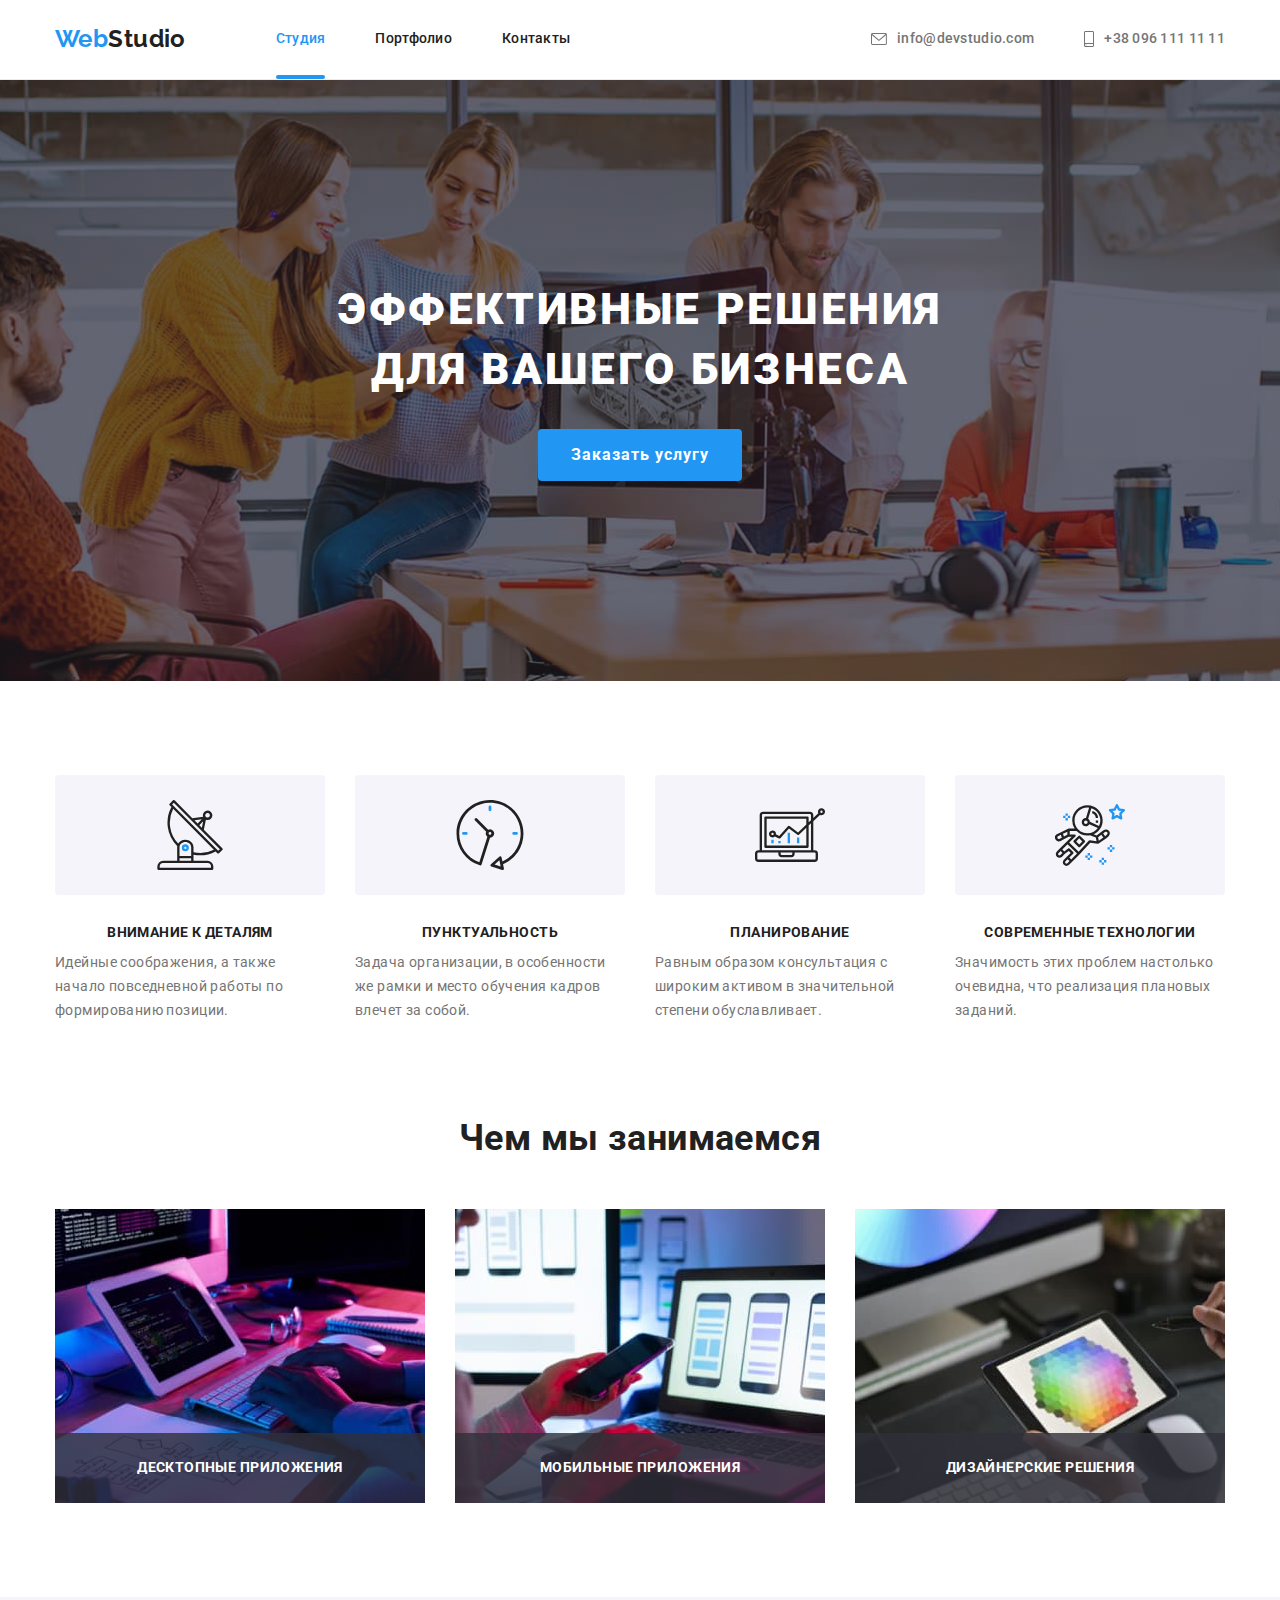
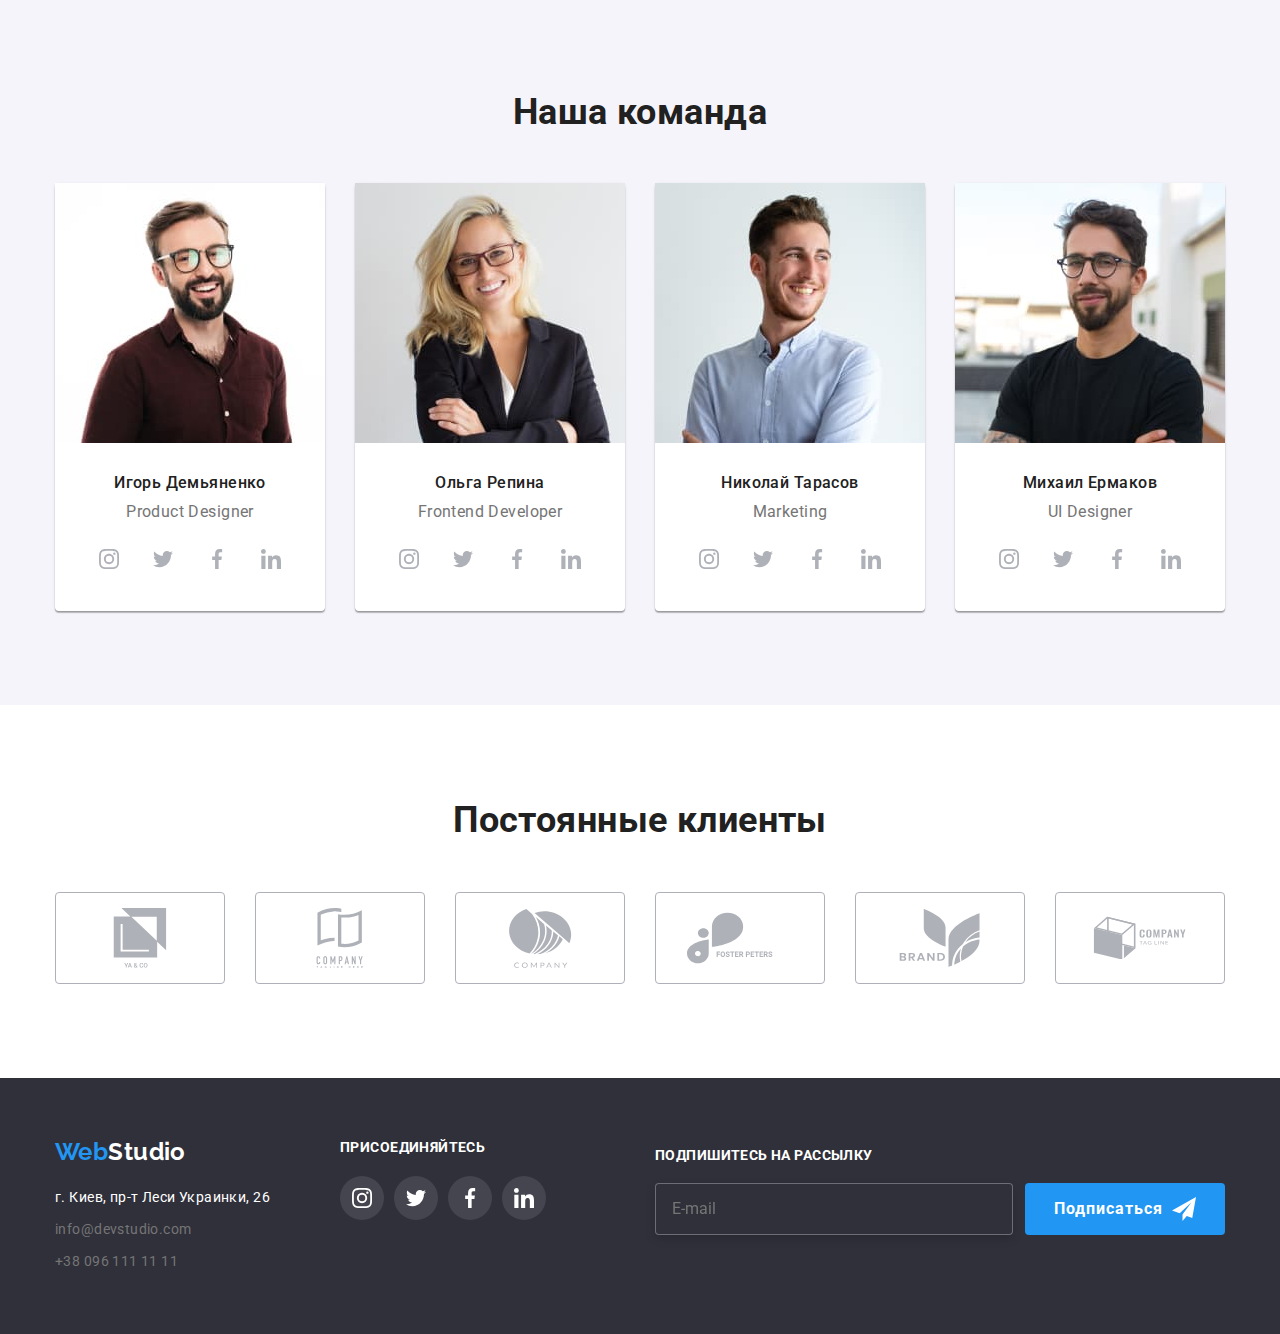
<file: index.html>
<!DOCTYPE html>
<html lang="ru">
    <head>
        <meta charset="UTF-8" />
        <meta http-equiv="X-UA-Compatible" content="IE=edge" />
        <meta name="viewport" content="width=device-width, initial-scale=1.0" />
        <title>Студия</title>
        <link rel="apple-touch-icon" sizes="180x180" href="./apple-touch-icon.png" />
        <link rel="icon" type="image/png" sizes="32x32" href="./favicon-32x32.png" />
        <link rel="icon" type="image/png" sizes="16x16" href="./favicon-16x16.png" />
        <link rel="manifest" href="./site.webmanifest" />
        <link rel="mask-icon" href="./safari-pinned-tab.svg" color="#5bbad5" />
        <meta name="apple-mobile-web-app-title" content="WebStudio" />
        <meta name="application-name" content="WebStudio" />
        <meta name="msapplication-TileColor" content="#da532c" />
        <meta name="theme-color" content="#ffffff" />
        <link rel="preconnect" href="https://fonts.googleapis.com" />
        <link rel="preconnect" href="https://fonts.gstatic.com" crossorigin />
        <link
            href="https://fonts.googleapis.com/css2?family=Raleway:wght@700&family=Roboto:wght@400;500;700;900&display=swap"
            rel="stylesheet"
        />
        <link
            rel="stylesheet"
            href="https://cdnjs.cloudflare.com/ajax/libs/modern-normalize/1.1.0/modern-normalize.min.css"
        />
        <link rel="stylesheet" href="./css/main.min.css" />
        <!-- <link rel="stylesheet" href="./css/style.css" /> -->
    </head>
    <body>
        <!-- Header -->
        <header class="page-header">
            <div class="container page-header__container">
                <a href="./index.html" class="logo page-header__logo"
                    ><span class="logo__accent">Web</span>Studio
                </a>
                <button
                    class="menu-button"
                    type="button"
                    aria-expanded="false"
                    aria-controls="mobile-menu"
                    data-menu-button
                >
                    <svg width="40" height="40" aria-label="кнопка меню навигации">
                        <use class="menu-button__icon-cross" href="./images/icons.svg#cross"></use>
                        <use class="menu-button__icon-menu" href="./images/icons.svg#menu"></use>
                    </svg>
                </button>
                <div id="mobile-menu" class="mobile-menu" data-menu>
                    <div class="mobile-menu__content">
                        <nav class="site-nav">
                            <ul class="site-nav__list">
                                <li class="site-nav__item">
                                    <a
                                        href="./index.html"
                                        class="site-nav__link site-nav__link--current"
                                    >
                                        Студия
                                    </a>
                                </li>
                                <li class="site-nav__item">
                                    <a href="./portfolio.html" class="site-nav__link">
                                        Портфолио
                                    </a>
                                </li>
                                <li class="site-nav__item">
                                    <a href="" class="site-nav__link"> Контакты </a>
                                </li>
                            </ul>
                        </nav>

                        <div>
                            <ul class="header-contacts">
                                <li class="header-contacts__item">
                                    <a
                                        class="header-contacts__link header-contacts__link--small-font"
                                        href="mailto:info@devstudio.com"
                                    >
                                        <svg class="header-contacts__icon" width="16" height="12">
                                            <use href="./images/icons.svg#mail"></use>
                                        </svg>
                                        info@devstudio.com
                                    </a>
                                </li>
                                <li class="header-contacts__item">
                                    <a class="header-contacts__link" href="tel:+380961111111">
                                        <svg class="header-contacts__icon" width="10" height="16">
                                            <use href="./images/icons.svg#tel"></use>
                                        </svg>
                                        +38 096 111 11 11
                                    </a>
                                </li>
                            </ul>
                            <ul class="mobile-menu__socials-list">
                                <li class="mobile-menu__socials-item">
                                    <a
                                        href="https://www.instagram.com/"
                                        target="_blank"
                                        class="mobile-menu__socials-link"
                                        >Instagram</a
                                    >
                                </li>
                                <li class="mobile-menu__socials-item">
                                    <a
                                        href="https://twitter.com/"
                                        target="_blank"
                                        class="mobile-menu__socials-link"
                                        >Twitter</a
                                    >
                                </li>
                                <li class="mobile-menu__socials-item">
                                    <a
                                        href="https://facebook.com/"
                                        target="_blank"
                                        class="mobile-menu__socials-link"
                                        >Facebook</a
                                    >
                                </li>
                                <li class="mobile-menu__socials-item">
                                    <a
                                        href="https://linkedin.com/"
                                        target="_blank"
                                        class="mobile-menu__socials-link"
                                        >LinkedIn</a
                                    >
                                </li>
                            </ul>
                        </div>
                    </div>
                </div>
            </div>
        </header>

        <main>
            <!-- Hero -->
            <section class="hero">
                <div class="container">
                    <h1 class="hero__title">Эффективные решения для вашего бизнеса</h1>
                    <button data-modal-open type="button" class="hero__button button">
                        Заказать услугу
                    </button>
                </div>
            </section>

            <!-- Advantages -->
            <section class="section">
                <div class="container">
                    <h2 class="section__title section__title--hidden">Преимущества</h2>
                    <ul class="advantages">
                        <li class="advantages__item">
                            <div class="advantages__icon-bg">
                                <svg class="advantages__icon" width="70" height="70">
                                    <use href="./images/icons.svg#antenna"></use>
                                </svg>
                            </div>
                            <h3 class="advantages__caption">Внимание к деталям</h3>
                            <p class="advantages__desc">
                                Идейные соображения, а также начало повседневной работы по
                                формированию позиции.
                            </p>
                        </li>

                        <li class="advantages__item">
                            <div class="advantages__icon-bg">
                                <svg class="advantages__icon" width="70" height="70">
                                    <use href="./images/icons.svg#clock"></use>
                                </svg>
                            </div>
                            <h3 class="advantages__caption">Пунктуальность</h3>
                            <p class="advantages__desc">
                                Задача организации, в особенности же рамки и место обучения кадров
                                влечет за собой.
                            </p>
                        </li>

                        <li class="advantages__item">
                            <div class="advantages__icon-bg">
                                <svg class="advantages__icon" width="70" height="70">
                                    <use href="./images/icons.svg#diagram"></use>
                                </svg>
                            </div>
                            <h3 class="advantages__caption">Планирование</h3>
                            <p class="advantages__desc">
                                Равным образом консультация с широким активом в значительной степени
                                обуславливает.
                            </p>
                        </li>

                        <li class="advantages__item">
                            <div class="advantages__icon-bg">
                                <svg class="advantages__icon" width="70" height="70">
                                    <use href="./images/icons.svg#astronaut"></use>
                                </svg>
                            </div>
                            <h3 class="advantages__caption">Современные технологии</h3>
                            <p class="advantages__desc">
                                Значимость этих проблем настолько очевидна, что реализация плановых
                                заданий.
                            </p>
                        </li>
                    </ul>
                </div>
            </section>

            <!-- Features of work -->
            <section class="section section--top-padding-reset section--mobile-hidden">
                <div class="container">
                    <h2 class="section__title">Чем мы занимаемся</h2>
                    <ul class="features">
                        <li class="features__item">
                            <img
                                loading="lazy"
                                srcset="./images/code.jpg 1x, ./images/code@2x.jpg 2x"
                                src="./images/code.jpg"
                                alt="написание семантической разметки"
                                width="370"
                            />
                            <div class="features__text-bg">
                                <span class="features__text">Десктопные приложения</span>
                            </div>
                        </li>

                        <li class="features__item">
                            <img
                                loading="lazy"
                                srcset="./images/design.jpg 1x, ./images/design@2x.jpg 2x"
                                src="./images/design.jpg"
                                alt="создание макетов дизайна"
                                width="370"
                            />
                            <div class="features__text-bg">
                                <span class="features__text">Мобильные приложения</span>
                            </div>
                        </li>

                        <li class="features__item">
                            <img
                                loading="lazy"
                                srcset="./images/colors.jpg 1x, ./images/colors@2x.jpg 2x"
                                src="./images/colors.jpg"
                                alt="подбор цветовой палитры дизайна"
                                width="370"
                            />
                            <div class="features__text-bg">
                                <span class="features__text">Дизайнерские решения</span>
                            </div>
                        </li>
                    </ul>
                </div>
            </section>

            <!-- Our comand -->
            <section class="section section--comand-bg-color">
                <div class="container">
                    <h2 class="section__title">Наша команда</h2>
                    <ul class="employee">
                        <li class="employee__item">
                            <picture>
                                <source
                                    srcset="./images/img1.jpg 1x, ./images/img1@2x.jpg 2x"
                                    media="(min-width: 1200px)"
                                />
                                <source
                                    srcset="./images/img1-tab.jpg 1x, ./images/img1-tab@2x.jpg 2x"
                                    media="(min-width: 768px)"
                                />
                                <source
                                    srcset="./images/img1-mob.jpg 1x, ./images/img1-mob@2x.jpg 2x"
                                    media="(max-width: 767px)"
                                />
                                <img
                                    loading="lazy"
                                    srcset="./images/img1.jpg 1x, ./images/img1@2x.jpg 2x"
                                    src="./images/img1.jpg"
                                    alt="Игорь"
                                />
                            </picture>

                            <div class="employee__content">
                                <h3 class="employee__heading">Игорь Демьяненко</h3>
                                <p lang="en" class="employee__desc">Product Designer</p>
                                <ul class="socials socials--employee-locate">
                                    <li class="socials__item">
                                        <a
                                            class="socials__link socials__link--employee-color"
                                            href="https://www.instagram.com/"
                                            target="_blank"
                                        >
                                            <svg class="socials__icon" width="20" height="20">
                                                <use href="./images/icons.svg#instagram"></use>
                                            </svg>
                                        </a>
                                    </li>
                                    <li class="socials__item">
                                        <a
                                            class="socials__link socials__link--employee-color"
                                            href="https://twitter.com/"
                                            target="_blank"
                                        >
                                            <svg class="socials__icon" width="20" height="20">
                                                <use href="./images/icons.svg#twitter"></use>
                                            </svg>
                                        </a>
                                    </li>
                                    <li class="socials__item">
                                        <a
                                            class="socials__link socials__link--employee-color"
                                            href="https://facebook.com/"
                                            target="_blank"
                                        >
                                            <svg class="socials__icon" width="20" height="20">
                                                <use href="./images/icons.svg#facebook"></use>
                                            </svg>
                                        </a>
                                    </li>
                                    <li class="socials__item">
                                        <a
                                            class="socials__link socials__link--employee-color"
                                            href="https://linkedin.com/"
                                            target="_blank"
                                        >
                                            <svg class="socials__icon" width="20" height="20">
                                                <use href="./images/icons.svg#linkedin"></use>
                                            </svg>
                                        </a>
                                    </li>
                                </ul>
                            </div>
                        </li>

                        <li class="employee__item">
                            <picture>
                                <source
                                    srcset="./images/img2.jpg 1x, ./images/img2@2x.jpg 2x"
                                    media="(min-width: 1200px)"
                                />
                                <source
                                    srcset="./images/img2-tab.jpg 1x, ./images/img2-tab@2x.jpg 2x"
                                    media="(min-width: 768px)"
                                />
                                <source
                                    srcset="./images/img2-mob.jpg 1x, ./images/img2-mob@2x.jpg 2x"
                                    media="(max-width: 767px)"
                                />
                                <img
                                    loading="lazy"
                                    srcset="./images/img2.jpg 1x, ./images/img2@2x.jpg 2x"
                                    src="./images/img2.jpg"
                                    alt="Ольга"
                                />
                            </picture>

                            <div class="employee__content">
                                <h3 class="employee__heading">Ольга Репина</h3>
                                <p lang="en" class="employee__desc">Frontend Developer</p>
                                <ul class="socials socials--employee-locate">
                                    <li class="socials__item">
                                        <a
                                            class="socials__link socials__link--employee-color"
                                            href="https://www.instagram.com/"
                                            target="_blank"
                                        >
                                            <svg class="socials__icon" width="20" height="20">
                                                <use href="./images/icons.svg#instagram"></use>
                                            </svg>
                                        </a>
                                    </li>
                                    <li class="socials__item">
                                        <a
                                            class="socials__link socials__link--employee-color"
                                            href="https://twitter.com/"
                                            target="_blank"
                                        >
                                            <svg class="socials__icon" width="20" height="20">
                                                <use href="./images/icons.svg#twitter"></use>
                                            </svg>
                                        </a>
                                    </li>
                                    <li class="socials__item">
                                        <a
                                            class="socials__link socials__link--employee-color"
                                            href="https://facebook.com/"
                                            target="_blank"
                                        >
                                            <svg class="socials__icon" width="20" height="20">
                                                <use href="./images/icons.svg#facebook"></use>
                                            </svg>
                                        </a>
                                    </li>
                                    <li class="socials__item">
                                        <a
                                            class="socials__link socials__link--employee-color"
                                            href="https://linkedin.com/"
                                            target="_blank"
                                        >
                                            <svg class="socials__icon" width="20" height="20">
                                                <use href="./images/icons.svg#linkedin"></use>
                                            </svg>
                                        </a>
                                    </li>
                                </ul>
                            </div>
                        </li>

                        <li class="employee__item">
                            <picture>
                                <source
                                    srcset="./images/img3.jpg 1x, ./images/img3@2x.jpg 2x"
                                    media="(min-width: 1200px)"
                                />
                                <source
                                    srcset="./images/img3-tab.jpg 1x, ./images/img3-tab@2x.jpg 2x"
                                    media="(min-width: 768px)"
                                />
                                <source
                                    srcset="./images/img3-mob.jpg 1x, ./images/img3-mob@2x.jpg 2x"
                                    media="(max-width: 767px)"
                                />
                                <img
                                    loading="lazy"
                                    srcset="./images/img3.jpg 1x, ./images/img3@2x.jpg 2x"
                                    src="./images/img3.jpg"
                                    alt="Николай"
                                />
                            </picture>

                            <div class="employee__content">
                                <h3 class="employee__heading">Николай Тарасов</h3>
                                <p lang="en" class="employee__desc">Marketing</p>
                                <ul class="socials socials--employee-locate">
                                    <li class="socials__item">
                                        <a
                                            class="socials__link socials__link--employee-color"
                                            href="https://www.instagram.com/"
                                            target="_blank"
                                        >
                                            <svg class="socials__icon" width="20" height="20">
                                                <use href="./images/icons.svg#instagram"></use>
                                            </svg>
                                        </a>
                                    </li>
                                    <li class="socials__item">
                                        <a
                                            class="socials__link socials__link--employee-color"
                                            href="https://twitter.com/"
                                            target="_blank"
                                        >
                                            <svg class="socials__icon" width="20" height="20">
                                                <use href="./images/icons.svg#twitter"></use>
                                            </svg>
                                        </a>
                                    </li>
                                    <li class="socials__item">
                                        <a
                                            class="socials__link socials__link--employee-color"
                                            href="https://facebook.com/"
                                            target="_blank"
                                        >
                                            <svg class="socials__icon" width="20" height="20">
                                                <use href="./images/icons.svg#facebook"></use>
                                            </svg>
                                        </a>
                                    </li>
                                    <li class="socials__item">
                                        <a
                                            class="socials__link socials__link--employee-color"
                                            href="https://linkedin.com/"
                                            target="_blank"
                                        >
                                            <svg class="socials__icon" width="20" height="20">
                                                <use href="./images/icons.svg#linkedin"></use>
                                            </svg>
                                        </a>
                                    </li>
                                </ul>
                            </div>
                        </li>

                        <li class="employee__item">
                            <picture>
                                <source
                                    srcset="./images/img4.jpg 1x, ./images/img4@2x.jpg 2x"
                                    media="(min-width: 1200px)"
                                />
                                <source
                                    srcset="./images/img4-tab.jpg 1x, ./images/img4-tab@2x.jpg 2x"
                                    media="(min-width: 768px)"
                                />
                                <source
                                    srcset="./images/img4-mob.jpg 1x, ./images/img4-mob@2x.jpg 2x"
                                    media="(max-width: 767px)"
                                />
                                <img
                                    loading="lazy"
                                    srcset="./images/img4.jpg 1x, ./images/img4@2x.jpg 2x"
                                    src="./images/img4.jpg"
                                    alt="Михаил"
                                />
                            </picture>

                            <div class="employee__content">
                                <h3 class="employee__heading">Михаил Ермаков</h3>
                                <p lang="en" class="employee__desc">UI Designer</p>
                                <ul class="socials socials--employee-locate">
                                    <li class="socials__item">
                                        <a
                                            class="socials__link socials__link--employee-color"
                                            href="https://www.instagram.com/"
                                            target="_blank"
                                        >
                                            <svg class="socials__icon" width="20" height="20">
                                                <use href="./images/icons.svg#instagram"></use>
                                            </svg>
                                        </a>
                                    </li>
                                    <li class="socials__item">
                                        <a
                                            class="socials__link socials__link--employee-color"
                                            href="https://twitter.com/"
                                            target="_blank"
                                        >
                                            <svg class="socials__icon" width="20" height="20">
                                                <use href="./images/icons.svg#twitter"></use>
                                            </svg>
                                        </a>
                                    </li>
                                    <li class="socials__item">
                                        <a
                                            class="socials__link socials__link--employee-color"
                                            href="https://facebook.com/"
                                            target="_blank"
                                        >
                                            <svg class="socials__icon" width="20" height="20">
                                                <use href="./images/icons.svg#facebook"></use>
                                            </svg>
                                        </a>
                                    </li>
                                    <li class="socials__item">
                                        <a
                                            class="socials__link socials__link--employee-color"
                                            href="https://linkedin.com/"
                                            target="_blank"
                                        >
                                            <svg class="socials__icon" width="20" height="20">
                                                <use href="./images/icons.svg#linkedin"></use>
                                            </svg>
                                        </a>
                                    </li>
                                </ul>
                            </div>
                        </li>
                    </ul>
                </div>
            </section>

            <!-- Examples -->
            <section class="section">
                <div class="container">
                    <h2 class="section__title">Постоянные клиенты</h2>
                    <ul class="examples">
                        <li class="examples__item">
                            <a
                                class="examples__link"
                                href=""
                                target="_blank"
                                rel="noopener noreferrer"
                            >
                                <svg class="examples__icon" width="106" height="60">
                                    <use href="./images/icons.svg#company-1"></use>
                                </svg>
                            </a>
                        </li>
                        <li class="examples__item">
                            <a
                                class="examples__link"
                                href=""
                                target="_blank"
                                rel="noopener noreferrer"
                            >
                                <svg class="examples__icon" width="106" height="60">
                                    <use href="./images/icons.svg#company-2"></use>
                                </svg>
                            </a>
                        </li>
                        <li class="examples__item">
                            <a
                                class="examples__link"
                                href=""
                                target="_blank"
                                rel="noopener noreferrer"
                            >
                                <svg class="examples__icon" width="106" height="60">
                                    <use href="./images/icons.svg#company-3"></use>
                                </svg>
                            </a>
                        </li>
                        <li class="examples__item">
                            <a
                                class="examples__link"
                                href=""
                                target="_blank"
                                rel="noopener noreferrer"
                            >
                                <svg class="examples__icon" width="106" height="60">
                                    <use href="./images/icons.svg#company-4"></use>
                                </svg>
                            </a>
                        </li>
                        <li class="examples__item">
                            <a
                                class="examples__link"
                                href=""
                                target="_blank"
                                rel="noopener noreferrer"
                            >
                                <svg class="examples__icon" width="106" height="60">
                                    <use href="./images/icons.svg#company-5"></use>
                                </svg>
                            </a>
                        </li>

                        <li class="examples__item">
                            <a
                                class="examples__link"
                                href=""
                                target="_blank"
                                rel="noopener noreferrer"
                            >
                                <svg class="examples__icon" width="93.79" height="43.93">
                                    <use href="./images/icons.svg#company-6"></use>
                                </svg>
                            </a>
                        </li>
                    </ul>
                </div>
            </section>
        </main>

        <!-- Footer -->
        <footer class="page-footer">
            <div class="container page-footer__container">
                <div class="page-footer__tablet-wrapper">
                    <div class="page-footer__nav">
                        <a href="./index.html" class="logo page-footer__logo"
                            ><span class="logo__accent">Web</span>Studio
                        </a>
                        <address>
                            <ul class="footer-contacts">
                                <li class="footer-contacts__item">
                                    <a
                                        href="https://goo.gl/maps/RZBRHcPRKJoQ98QK8"
                                        target="_blank"
                                        class="footer-contacts__address"
                                    >
                                        г. Киев, пр-т Леси Украинки, 26
                                    </a>
                                </li>
                                <li class="footer-contacts__item">
                                    <a
                                        href="mailto:info@devstudio.com"
                                        class="footer-contacts__link"
                                    >
                                        info@devstudio.com
                                    </a>
                                </li>
                                <li class="footer-contacts__item">
                                    <a href="tel:+380961111111" class="footer-contacts__link">
                                        +38 096 111 11 11
                                    </a>
                                </li>
                            </ul>
                        </address>
                    </div>
                    <div class="page-footer__socials">
                        <p class="page-footer__text">Присоединяйтесь</p>
                        <ul class="socials">
                            <li class="socials__item">
                                <a
                                    class="socials__link socials__link--ft-color"
                                    href="https://www.instagram.com/"
                                    target="_blank"
                                >
                                    <svg class="socials__icon" width="20" height="20">
                                        <use href="./images/icons.svg#instagram"></use>
                                    </svg>
                                </a>
                            </li>
                            <li class="socials__item">
                                <a
                                    class="socials__link socials__link--ft-color"
                                    href="https://twitter.com/"
                                    target="_blank"
                                >
                                    <svg class="socials__icon" width="20" height="20">
                                        <use href="./images/icons.svg#twitter"></use>
                                    </svg>
                                </a>
                            </li>
                            <li class="socials__item">
                                <a
                                    class="socials__link socials__link--ft-color"
                                    href="https://facebook.com/"
                                    target="_blank"
                                >
                                    <svg class="socials__icon" width="20" height="20">
                                        <use href="./images/icons.svg#facebook"></use>
                                    </svg>
                                </a>
                            </li>
                            <li class="socials__item">
                                <a
                                    class="socials__link socials__link--ft-color"
                                    href="https://linkedin.com/"
                                    target="_blank"
                                >
                                    <svg class="socials__icon" width="20" height="20">
                                        <use href="./images/icons.svg#linkedin"></use>
                                    </svg>
                                </a>
                            </li>
                        </ul>
                    </div>
                </div>
                <div class="subscription">
                    <b class="subscription__title">подпишитесь на рассылку</b>
                    <form
                        class="subscription__form"
                        action="javascript:void(0);"
                        name="subscription"
                    >
                        <input
                            class="subscription__email"
                            type="email"
                            name="email"
                            placeholder="E-mail"
                            required
                        />
                        <button class="button subscription__button" type="submit">
                            <span class="button__label">Подписаться</span>
                            <svg class="button__icon" width="24" height="24">
                                <use href="./images/icons.svg#send"></use>
                            </svg>
                        </button>
                    </form>
                </div>
            </div>
        </footer>

        <!-- Modal -->
        <div data-modal class="backdrop backdrop--is-hidden">
            <div class="modal">
                <form class="form" action="javascript:void(0);">
                    <b class="form__title">Оставьте свои данные, мы вам перезвоним</b>
                    <label class="form__field"
                        ><span class="form__label">Имя</span>
                        <input
                            class="form__input"
                            type="text"
                            name="username"
                            autocomplete="name"
                            required
                        />
                        <svg class="form__icon" width="18" height="18">
                            <use href="./images/icons.svg#person"></use>
                        </svg>
                    </label>

                    <label class="form__field"
                        ><span class="form__label">Телефон</span>
                        <input
                            class="form__input"
                            type="tel"
                            name="phone-number"
                            autocomplete="tel"
                            required
                        />
                        <svg class="form__icon" width="18" height="18">
                            <use href="./images/icons.svg#phone"></use>
                        </svg>
                    </label>

                    <label class="form__field"
                        ><span class="form__label">Почта</span>
                        <input
                            class="form__input"
                            type="email"
                            name="mail"
                            autocomplete="email"
                            required
                        />
                        <svg class="form__icon" width="18" height="18">
                            <use href="./images/icons.svg#email"></use>
                        </svg>
                    </label>

                    <label class="form__comment"
                        ><span class="form__label">Комментарий</span>
                        <textarea
                            class="form__text"
                            name="comment"
                            placeholder="Введите текст"
                        ></textarea>
                    </label>

                    <label class="policy">
                        <input
                            class="policy__checkbox policy__checkbox--hidden"
                            type="checkbox"
                            name="checkbox"
                            value="policy"
                            required
                        />
                        <svg class="policy__icon" width="15" height="15">
                            <!-- <use
                                class="policy__check-off"
                                href="./images/icons.svg#check-off"
                            ></use> -->
                            <use class="policy__check-on" href="./images/icons.svg#check-on"></use>
                        </svg>
                        <span class="policy__text"
                            >Соглашаюсь с рассылкой и принимаю
                            <a
                                class="policy__link"
                                href="https://goit.ua/agreement/goit-contract-physic.pdf"
                                target="_blank"
                            >
                                <span class="policy__conditions">Условия договора</span>
                            </a></span
                        >
                    </label>

                    <button class="button form__button" type="submit">Отправить</button>
                </form>
                <div data-modal-close class="close-button">
                    <svg class="close-button__icon" width="18" height="18">
                        <use href="./images/icons.svg#close"></use>
                    </svg>
                </div>
            </div>
        </div>

        <script src="./js/modal.js"></script>
        <script src="./js/menu.js"></script>
    </body>
</html>
</file>
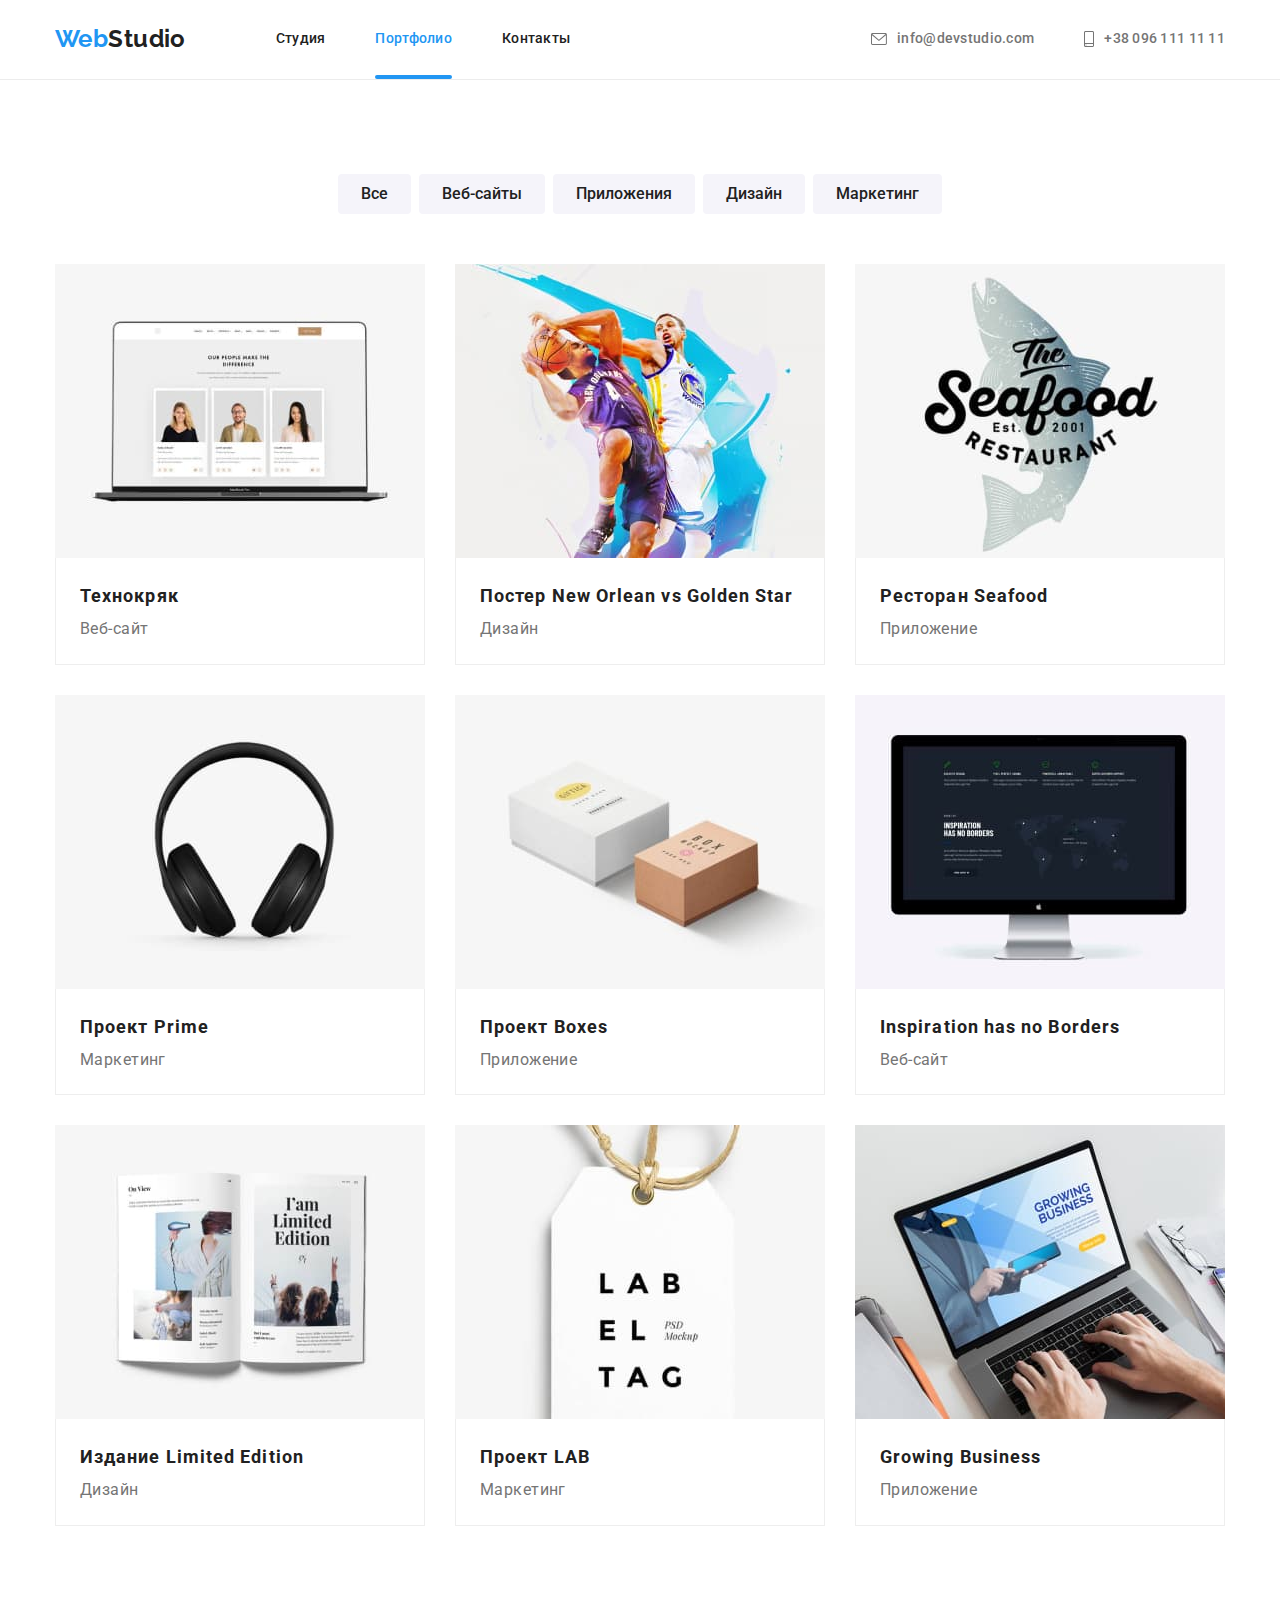
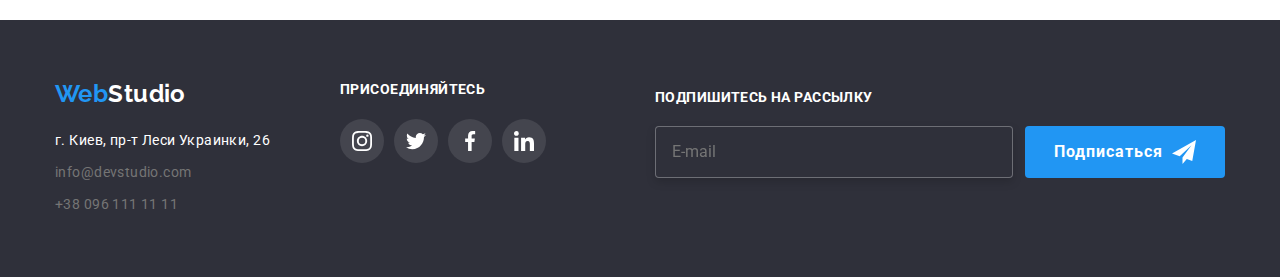
<file: portfolio.html>
<!DOCTYPE html>
<html lang="ru">
    <head>
        <meta charset="UTF-8" />
        <meta http-equiv="X-UA-Compatible" content="IE=edge" />
        <meta name="viewport" content="width=device-width, initial-scale=1.0" />
        <title>Portfolio</title>
        <link rel="apple-touch-icon" sizes="180x180" href="./apple-touch-icon.png" />
        <link rel="icon" type="image/png" sizes="32x32" href="./favicon-32x32.png" />
        <link rel="icon" type="image/png" sizes="16x16" href="./favicon-16x16.png" />
        <link rel="manifest" href="./site.webmanifest" />
        <link rel="mask-icon" href="./safari-pinned-tab.svg" color="#5bbad5" />
        <meta name="apple-mobile-web-app-title" content="WebStudio" />
        <meta name="application-name" content="WebStudio" />
        <meta name="msapplication-TileColor" content="#da532c" />
        <meta name="theme-color" content="#ffffff" />
        <link rel="preconnect" href="https://fonts.googleapis.com" />
        <link rel="preconnect" href="https://fonts.gstatic.com" crossorigin />
        <link
            href="https://fonts.googleapis.com/css2?family=Raleway:wght@700&family=Roboto:wght@400;500;700;900&display=swap"
            rel="stylesheet"
        />
        <link
            rel="stylesheet"
            href="https://cdnjs.cloudflare.com/ajax/libs/modern-normalize/1.1.0/modern-normalize.min.css"
        />
        <link rel="stylesheet" href="./css/main.min.css" />
        <!-- <link rel="stylesheet" href="./css/style.css" /> -->
    </head>
    <body>
        <!-- Header -->
        <header class="page-header">
            <div class="container page-header__container">
                <a href="./index.html" class="logo page-header__logo"
                    ><span class="logo__accent">Web</span>Studio
                </a>
                <button
                    class="menu-button"
                    type="button"
                    aria-expanded="false"
                    aria-controls="mobile-menu"
                    data-menu-button
                >
                    <svg width="40" height="40" aria-label="кнопка меню навигации">
                        <use class="menu-button__icon-cross" href="./images/icons.svg#cross"></use>
                        <use class="menu-button__icon-menu" href="./images/icons.svg#menu"></use>
                    </svg>
                </button>
                <div id="mobile-menu" class="mobile-menu" data-menu>
                    <div class="mobile-menu__content">
                        <nav class="site-nav">
                            <ul class="site-nav__list">
                                <li class="site-nav__item">
                                    <a href="./index.html" class="site-nav__link"> Студия </a>
                                </li>
                                <li class="site-nav__item">
                                    <a
                                        href="./portfolio.html"
                                        class="site-nav__link site-nav__link--current"
                                    >
                                        Портфолио
                                    </a>
                                </li>
                                <li class="site-nav__item">
                                    <a href="" class="site-nav__link"> Контакты </a>
                                </li>
                            </ul>
                        </nav>

                        <div>
                            <ul class="header-contacts">
                                <li class="header-contacts__item">
                                    <a
                                        class="header-contacts__link header-contacts__link--small-font"
                                        href="mailto:info@devstudio.com"
                                    >
                                        <svg class="header-contacts__icon" width="16" height="12">
                                            <use href="./images/icons.svg#mail"></use>
                                        </svg>
                                        info@devstudio.com
                                    </a>
                                </li>
                                <li class="header-contacts__item">
                                    <a class="header-contacts__link" href="tel:+380961111111">
                                        <svg class="header-contacts__icon" width="10" height="16">
                                            <use href="./images/icons.svg#tel"></use>
                                        </svg>
                                        +38 096 111 11 11
                                    </a>
                                </li>
                            </ul>
                            <ul class="mobile-menu__socials-list">
                                <li class="mobile-menu__socials-item">
                                    <a
                                        href="https://www.instagram.com/"
                                        target="_blank"
                                        class="mobile-menu__socials-link"
                                        >Instagram</a
                                    >
                                </li>
                                <li class="mobile-menu__socials-item">
                                    <a
                                        href="https://twitter.com/"
                                        target="_blank"
                                        class="mobile-menu__socials-link"
                                        >Twitter</a
                                    >
                                </li>
                                <li class="mobile-menu__socials-item">
                                    <a
                                        href="https://facebook.com/"
                                        target="_blank"
                                        class="mobile-menu__socials-link"
                                        >Facebook</a
                                    >
                                </li>
                                <li class="mobile-menu__socials-item">
                                    <a
                                        href="https://linkedin.com/"
                                        target="_blank"
                                        class="mobile-menu__socials-link"
                                        >LinkedIn</a
                                    >
                                </li>
                            </ul>
                        </div>
                    </div>
                </div>
            </div>
        </header>

        <main>
            <section class="section">
                <div class="container">
                    <h1 class="section__title section__title--hidden">Портфолио</h1>
                    <ul class="filters">
                        <li class="filters__item">
                            <button type="button" class="filters__button">Все</button>
                        </li>
                        <li class="filters__item">
                            <button type="button" class="filters__button">Веб-сайты</button>
                        </li>
                        <li class="filters__item">
                            <button type="button" class="filters__button">Приложения</button>
                        </li>
                        <li class="filters__item">
                            <button type="button" class="filters__button">Дизайн</button>
                        </li>
                        <li class="filters__item">
                            <button type="button" class="filters__button">Маркетинг</button>
                        </li>
                    </ul>
                    <ul class="grid">
                        <li class="card grid__card">
                            <a href="" class="card__link">
                                <div class="card__thumb">
                                    <picture>
                                        <source
                                            srcset="
                                                ./images/portfolio-img-1.jpg    1x,
                                                ./images/portfolio-img-1@2x.jpg 2x
                                            "
                                            media="(min-width: 1200px)"
                                        />
                                        <source
                                            srcset="
                                                ./images/portfolio-img-1-tab.jpg    1x,
                                                ./images/portfolio-img-1-tab@2x.jpg 2x
                                            "
                                            media="(min-width: 768px)"
                                        />
                                        <source
                                            srcset="
                                                ./images/portfolio-img-1-mob.jpg    1x,
                                                ./images/portfolio-img-1-mob@2x.jpg 2x
                                            "
                                            media="(max-width: 767px)"
                                        />
                                        <img
                                            loading="lazy"
                                            srcset="
                                                ./images/portfolio-img-1.jpg    1x,
                                                ./images/portfolio-img-1@2x.jpg 2x
                                            "
                                            src="./images/portfolio-img-1.jpg"
                                            alt="веб-сайт открытый на ноутбуке"
                                        />
                                    </picture>
                                    <div class="card__bg">
                                        <span class="card__text"
                                            >Технокряк это современная площадка распространения
                                            коронавируса. Компании используют эту платформу для
                                            цифрового шпионажа и атак на защищённые сервера
                                            конкурентов</span
                                        >
                                    </div>
                                </div>
                                <div class="card__content">
                                    <h2 class="card__title">Технокряк</h2>
                                    <p class="card__desc">Веб-сайт</p>
                                </div>
                            </a>
                        </li>

                        <li class="card grid__card">
                            <a href="" class="card__link">
                                <div class="card__thumb">
                                    <picture>
                                        <source
                                            srcset="
                                                ./images/portfolio-img-2.jpg    1x,
                                                ./images/portfolio-img-2@2x.jpg 2x
                                            "
                                            media="(min-width: 1200px)"
                                        />
                                        <source
                                            srcset="
                                                ./images/portfolio-img-2-tab.jpg    1x,
                                                ./images/portfolio-img-2-tab@2x.jpg 2x
                                            "
                                            media="(min-width: 768px)"
                                        />
                                        <source
                                            srcset="
                                                ./images/portfolio-img-2-mob.jpg    1x,
                                                ./images/portfolio-img-2-mob@2x.jpg 2x
                                            "
                                            media="(max-width: 767px)"
                                        />
                                        <img
                                            loading="lazy"
                                            srcset="
                                                ./images/portfolio-img-2.jpg    1x,
                                                ./images/portfolio-img-2@2x.jpg 2x
                                            "
                                            src="./images/portfolio-img-2.jpg"
                                            alt="борьба за мяч баскетболистов"
                                        />
                                    </picture>
                                    <div class="card__bg">
                                        <span class="card__text"
                                            >Lorem ipsum dolor sit amet consectetur adipisicing
                                            elit. Facilis odit tempore consequuntur quibusdam eaque,
                                            libero alias vitae voluptas obcaecati.</span
                                        >
                                    </div>
                                </div>
                                <div class="card__content">
                                    <h2 class="card__title">
                                        Постер <span lang="en">New Orlean vs Golden Star</span>
                                    </h2>
                                    <p class="card__desc">Дизайн</p>
                                </div>
                            </a>
                        </li>

                        <li class="card grid__card">
                            <a href="" class="card__link">
                                <div class="card__thumb">
                                    <picture>
                                        <source
                                            srcset="
                                                ./images/portfolio-img-3.jpg    1x,
                                                ./images/portfolio-img-3@2x.jpg 2x
                                            "
                                            media="(min-width: 1200px)"
                                        />
                                        <source
                                            srcset="
                                                ./images/portfolio-img-3-tab.jpg    1x,
                                                ./images/portfolio-img-3-tab@2x.jpg 2x
                                            "
                                            media="(min-width: 768px)"
                                        />
                                        <source
                                            srcset="
                                                ./images/portfolio-img-3-mob.jpg    1x,
                                                ./images/portfolio-img-3-mob@2x.jpg 2x
                                            "
                                            media="(max-width: 767px)"
                                        />
                                        <img
                                            loading="lazy"
                                            srcset="
                                                ./images/portfolio-img-3.jpg    1x,
                                                ./images/portfolio-img-3@2x.jpg 2x
                                            "
                                            src="./images/portfolio-img-3.jpg"
                                            alt="логотип рыбного ресторана"
                                        />
                                    </picture>
                                    <div class="card__bg">
                                        <span class="card__text"
                                            >Lorem ipsum dolor sit amet consectetur adipisicing
                                            elit. Amet, pariatur perferendis cumque illo deserunt
                                            excepturi quidem nesciunt vitae earum.</span
                                        >
                                    </div>
                                </div>
                                <div class="card__content">
                                    <h2 class="card__title">
                                        Ресторан <span lang="en">Seafood</span>
                                    </h2>
                                    <p class="card__desc">Приложение</p>
                                </div>
                            </a>
                        </li>

                        <li class="card grid__card">
                            <a href="" class="card__link">
                                <div class="card__thumb">
                                    <picture>
                                        <source
                                            srcset="
                                                ./images/portfolio-img-4.jpg    1x,
                                                ./images/portfolio-img-4@2x.jpg 2x
                                            "
                                            media="(min-width: 1200px)"
                                        />
                                        <source
                                            srcset="
                                                ./images/portfolio-img-4-tab.jpg    1x,
                                                ./images/portfolio-img-4-tab@2x.jpg 2x
                                            "
                                            media="(min-width: 768px)"
                                        />
                                        <source
                                            srcset="
                                                ./images/portfolio-img-4-mob.jpg    1x,
                                                ./images/portfolio-img-4-mob@2x.jpg 2x
                                            "
                                            media="(max-width: 767px)"
                                        />
                                        <img
                                            loading="lazy"
                                            srcset="
                                                ./images/portfolio-img-4.jpg    1x,
                                                ./images/portfolio-img-4@2x.jpg 2x
                                            "
                                            src="./images/portfolio-img-4.jpg"
                                            alt="полноразмерные наушники"
                                        />
                                    </picture>
                                    <div class="card__bg">
                                        <span class="card__text"
                                            >Lorem ipsum dolor sit amet consectetur adipisicing
                                            elit. Odit rem obcaecati eligendi delectus ut id aliquid
                                            explicabo. Deserunt, debitis.</span
                                        >
                                    </div>
                                </div>
                                <div class="card__content">
                                    <h2 class="card__title">Проект <span lang="en">Prime</span></h2>
                                    <p class="card__desc">Маркетинг</p>
                                </div>
                            </a>
                        </li>

                        <li class="card grid__card">
                            <a href="" class="card__link">
                                <div class="card__thumb">
                                    <picture>
                                        <source
                                            srcset="
                                                ./images/portfolio-img-5.jpg    1x,
                                                ./images/portfolio-img-5@2x.jpg 2x
                                            "
                                            media="(min-width: 1200px)"
                                        />
                                        <source
                                            srcset="
                                                ./images/portfolio-img-5-tab.jpg    1x,
                                                ./images/portfolio-img-5-tab@2x.jpg 2x
                                            "
                                            media="(min-width: 768px)"
                                        />
                                        <source
                                            srcset="
                                                ./images/portfolio-img-5-mob.jpg    1x,
                                                ./images/portfolio-img-5-mob@2x.jpg 2x
                                            "
                                            media="(max-width: 767px)"
                                        />
                                        <img
                                            loading="lazy"
                                            srcset="
                                                ./images/portfolio-img-5.jpg    1x,
                                                ./images/portfolio-img-5@2x.jpg 2x
                                            "
                                            src="./images/portfolio-img-5.jpg"
                                            alt="упаковочные коробки"
                                        />
                                    </picture>
                                    <div class="card__bg">
                                        <span class="card__text"
                                            >Lorem ipsum dolor, sit amet consectetur adipisicing
                                            elit. Fuga ad ullam necessitatibus, quibusdam voluptates
                                            possimus nisi fugiat minus tenetur!</span
                                        >
                                    </div>
                                </div>
                                <div class="card__content">
                                    <h2 class="card__title">Проект <span lang="en">Boxes</span></h2>
                                    <p class="card__desc">Приложение</p>
                                </div>
                            </a>
                        </li>

                        <li class="card grid__card">
                            <a href="" class="card__link">
                                <div class="card__thumb">
                                    <picture>
                                        <source
                                            srcset="
                                                ./images/portfolio-img-6.jpg    1x,
                                                ./images/portfolio-img-6@2x.jpg 2x
                                            "
                                            media="(min-width: 1200px)"
                                        />
                                        <source
                                            srcset="
                                                ./images/portfolio-img-6-tab.jpg    1x,
                                                ./images/portfolio-img-6-tab@2x.jpg 2x
                                            "
                                            media="(min-width: 768px)"
                                        />
                                        <source
                                            srcset="
                                                ./images/portfolio-img-6-mob.jpg    1x,
                                                ./images/portfolio-img-6-mob@2x.jpg 2x
                                            "
                                            media="(max-width: 767px)"
                                        />
                                        <img
                                            loading="lazy"
                                            srcset="
                                                ./images/portfolio-img-6.jpg    1x,
                                                ./images/portfolio-img-6@2x.jpg 2x
                                            "
                                            src="./images/portfolio-img-6.jpg"
                                            alt="веб-сайт с картой мира"
                                        />
                                    </picture>
                                    <div class="card__bg">
                                        <span class="card__text"
                                            >Lorem ipsum dolor sit amet consectetur adipisicing
                                            elit. Alias excepturi sunt nostrum repellat odio
                                            molestiae consequuntur quasi facere dolorem?</span
                                        >
                                    </div>
                                </div>
                                <div class="card__content">
                                    <h2 class="card__title" lang="en">
                                        Inspiration has no Borders
                                    </h2>
                                    <p class="card__desc">Веб-сайт</p>
                                </div>
                            </a>
                        </li>

                        <li class="card grid__card">
                            <a href="" class="card__link">
                                <div class="card__thumb">
                                    <picture>
                                        <source
                                            srcset="
                                                ./images/portfolio-img-7.jpg    1x,
                                                ./images/portfolio-img-7@2x.jpg 2x
                                            "
                                            media="(min-width: 1200px)"
                                        />
                                        <source
                                            srcset="
                                                ./images/portfolio-img-7-tab.jpg    1x,
                                                ./images/portfolio-img-7-tab@2x.jpg 2x
                                            "
                                            media="(min-width: 768px)"
                                        />
                                        <source
                                            srcset="
                                                ./images/portfolio-img-7-mob.jpg    1x,
                                                ./images/portfolio-img-7-mob@2x.jpg 2x
                                            "
                                            media="(max-width: 767px)"
                                        />
                                        <img
                                            loading="lazy"
                                            srcset="
                                                ./images/portfolio-img-7.jpg    1x,
                                                ./images/portfolio-img-7@2x.jpg 2x
                                            "
                                            src="./images/portfolio-img-7.jpg"
                                            alt="лимитированное издание журнала"
                                        />
                                    </picture>
                                    <div class="card__bg">
                                        <span class="card__text"
                                            >Lorem, ipsum dolor sit amet consectetur adipisicing
                                            elit. Rerum perspiciatis, iusto vel nostrum eligendi
                                            ducimus labore asperiores fugit eveniet.</span
                                        >
                                    </div>
                                </div>
                                <div class="card__content">
                                    <h2 class="card__title">
                                        Издание <span lang="en">Limited Edition</span>
                                    </h2>
                                    <p class="card__desc">Дизайн</p>
                                </div>
                            </a>
                        </li>

                        <li class="card grid__card">
                            <a href="" class="card__link">
                                <div class="card__thumb">
                                    <picture>
                                        <source
                                            srcset="
                                                ./images/portfolio-img-8.jpg    1x,
                                                ./images/portfolio-img-8@2x.jpg 2x
                                            "
                                            media="(min-width: 1200px)"
                                        />
                                        <source
                                            srcset="
                                                ./images/portfolio-img-8-tab.jpg    1x,
                                                ./images/portfolio-img-8-tab@2x.jpg 2x
                                            "
                                            media="(min-width: 768px)"
                                        />
                                        <source
                                            srcset="
                                                ./images/portfolio-img-8-mob.jpg    1x,
                                                ./images/portfolio-img-8-mob@2x.jpg 2x
                                            "
                                            media="(max-width: 767px)"
                                        />
                                        <img
                                            loading="lazy"
                                            srcset="
                                                ./images/portfolio-img-8.jpg    1x,
                                                ./images/portfolio-img-8@2x.jpg 2x
                                            "
                                            src="./images/portfolio-img-8.jpg"
                                            alt="дизайнерский кулон"
                                        />
                                    </picture>
                                    <div class="card__bg">
                                        <span class="card__text"
                                            >Lorem ipsum dolor sit amet consectetur adipisicing
                                            elit. Rem porro labore soluta minima error aut
                                            consequatur nisi sit culpa.</span
                                        >
                                    </div>
                                </div>
                                <div class="card__content">
                                    <h2 class="card__title">Проект <span lang="en">LAB</span></h2>
                                    <p class="card__desc">Маркетинг</p>
                                </div>
                            </a>
                        </li>

                        <li class="card grid__card">
                            <a href="" class="card__link">
                                <div class="card__thumb">
                                    <picture>
                                        <source
                                            srcset="
                                                ./images/portfolio-img-9.jpg    1x,
                                                ./images/portfolio-img-9@2x.jpg 2x
                                            "
                                            media="(min-width: 1200px)"
                                        />
                                        <source
                                            srcset="
                                                ./images/portfolio-img-9-tab.jpg    1x,
                                                ./images/portfolio-img-9-tab@2x.jpg 2x
                                            "
                                            media="(min-width: 768px)"
                                        />
                                        <source
                                            srcset="
                                                ./images/portfolio-img-9-mob.jpg    1x,
                                                ./images/portfolio-img-9-mob@2x.jpg 2x
                                            "
                                            media="(max-width: 767px)"
                                        />
                                        <img
                                            loading="lazy"
                                            srcset="
                                                ./images/portfolio-img-9.jpg    1x,
                                                ./images/portfolio-img-9@2x.jpg 2x
                                            "
                                            src="./images/portfolio-img-9.jpg"
                                            alt="веб-приложение"
                                        />
                                    </picture>
                                    <div class="card__bg">
                                        <span class="card__text"
                                            >Lorem ipsum dolor sit amet consectetur adipisicing
                                            elit. Nam at delectus quas consectetur, aperiam
                                            voluptates deserunt laboriosam quaerat aspernatur!</span
                                        >
                                    </div>
                                </div>
                                <div class="card__content">
                                    <h2 class="card__title" lang="en">Growing Business</h2>
                                    <p class="card__desc">Приложение</p>
                                </div>
                            </a>
                        </li>
                    </ul>
                </div>
            </section>
        </main>

        <!-- Footer -->
        <footer class="page-footer">
            <div class="container page-footer__container">
                <div class="page-footer__tablet-wrapper">
                    <div class="page-footer__nav">
                        <a href="./index.html" class="logo page-footer__logo"
                            ><span class="logo__accent">Web</span>Studio
                        </a>
                        <address>
                            <ul class="footer-contacts">
                                <li class="footer-contacts__item">
                                    <a
                                        href="https://goo.gl/maps/RZBRHcPRKJoQ98QK8"
                                        target="_blank"
                                        class="footer-contacts__address"
                                    >
                                        г. Киев, пр-т Леси Украинки, 26
                                    </a>
                                </li>
                                <li class="footer-contacts__item">
                                    <a
                                        href="mailto:info@devstudio.com"
                                        class="footer-contacts__link"
                                    >
                                        info@devstudio.com
                                    </a>
                                </li>
                                <li class="footer-contacts__item">
                                    <a href="tel:+380961111111" class="footer-contacts__link">
                                        +38 096 111 11 11
                                    </a>
                                </li>
                            </ul>
                        </address>
                    </div>
                    <div class="page-footer__socials">
                        <p class="page-footer__text">Присоединяйтесь</p>
                        <ul class="socials">
                            <li class="socials__item">
                                <a
                                    class="socials__link socials__link--ft-color"
                                    href="https://www.instagram.com/"
                                    target="_blank"
                                >
                                    <svg class="socials__icon" width="20" height="20">
                                        <use href="./images/icons.svg#instagram"></use>
                                    </svg>
                                </a>
                            </li>
                            <li class="socials__item">
                                <a
                                    class="socials__link socials__link--ft-color"
                                    href="https://twitter.com/"
                                    target="_blank"
                                >
                                    <svg class="socials__icon" width="20" height="20">
                                        <use href="./images/icons.svg#twitter"></use>
                                    </svg>
                                </a>
                            </li>
                            <li class="socials__item">
                                <a
                                    class="socials__link socials__link--ft-color"
                                    href="https://facebook.com/"
                                    target="_blank"
                                >
                                    <svg class="socials__icon" width="20" height="20">
                                        <use href="./images/icons.svg#facebook"></use>
                                    </svg>
                                </a>
                            </li>
                            <li class="socials__item">
                                <a
                                    class="socials__link socials__link--ft-color"
                                    href="https://linkedin.com/"
                                    target="_blank"
                                >
                                    <svg class="socials__icon" width="20" height="20">
                                        <use href="./images/icons.svg#linkedin"></use>
                                    </svg>
                                </a>
                            </li>
                        </ul>
                    </div>
                </div>
                <div class="subscription">
                    <b class="subscription__title">подпишитесь на рассылку</b>
                    <form
                        class="subscription__form"
                        action="javascript:void(0);"
                        name="subscription"
                    >
                        <input
                            class="subscription__email"
                            type="email"
                            name="email"
                            placeholder="E-mail"
                            required
                        />
                        <button class="button subscription__button" type="submit">
                            <span class="button__label">Подписаться</span>
                            <svg class="button__icon" width="24" height="24">
                                <use href="./images/icons.svg#send"></use>
                            </svg>
                        </button>
                    </form>
                </div>
            </div>
        </footer>

        <script src="./js/menu.js"></script>
    </body>
</html>
</file>
<file: css/style.css>
:root {
    --primary-text-color: #757575;
    --title-text-color: #212121;
    --accent-color: #2196f3;
    --white-color: #ffffff;
    --secondary-bg-color: #f5f4fa;
    --accent-bg-color: #2f303a;
    --border-color: #eeeeee;
    --header-border: #ececec;
    --icon-color: #afb1b8;

    --title-content-gap: 50px;
    --card-gap: 30px;
    --icon-gap: 10px;
    --primary-border-radius: 4px;
}

/* TOOLS */

body {
    background-color: var(--white-color);
    font-family: 'Roboto', sans-serif;
    font-size: 14px;
    line-height: 1.71;
    letter-spacing: 0.03em;

    color: var(--primary-text-color);
}

h1,
h2,
h3,
p {
    margin: 0;
    padding: 0;
}

ul {
    margin: 0;
    padding: 0;

    list-style: none;
}

a {
    font-style: normal;
    text-decoration: none;
}

img {
    display: block;
    max-width: 100%;
    height: auto;
}

input {
    margin: 0;
    padding: 0;
}

label {
    margin: 0;
    padding: 0;
}

.visually-hidden {
    position: absolute;
    width: 1px;
    height: 1px;
    margin: -1px;
    padding: 0;
    border: 0;
    white-space: nowrap;
    clip-path: inset(100%);
    clip: rect(0 0 0 0);
    overflow: hidden;
}

.container {
    width: 1200px;
    padding-left: 15px;
    padding-right: 15px;
    margin-right: auto;
    margin-left: auto;
}

.section {
    padding-top: 94px;
    padding-bottom: 94px;
}

.section__title {
    margin-bottom: var(--title-content-gap);

    font-weight: 700;
    font-size: 36px;
    line-height: 1.17;
    text-align: center;

    color: var(--title-text-color);
}

.button {
    min-width: 200px;

    font-weight: 700;
    font-size: 16px;
    line-height: 1.87;
    letter-spacing: 0.06em;

    color: var(--white-color);
    background-color: var(--accent-color);

    border: 1px solid transparent;
    border-radius: var(--primary-border-radius);

    cursor: pointer;

    transition: color 250ms cubic-bezier(0.4, 0, 0.2, 1),
        background-color 250ms cubic-bezier(0.4, 0, 0.2, 1);
}

.button:hover,
.button:focus {
    color: var(--accent-color);
    background-color: var(--white-color);
}

.button__icon {
    fill: currentColor;
}

/* HEADER */

.page-header__container {
    display: flex;
    align-items: center;
    padding-top: 20px;
    padding-bottom: 20px;

    border-bottom: 1px solid var(--header-border);
}

.site-nav {
    display: flex;
    align-items: center;
}

.site-nav__list {
    display: flex;
    margin-left: 90px;
}

.site-nav__item:not(:last-child) {
    margin-right: 50px;
}

.logo {
    display: block;

    font-family: 'Raleway', sans-serif;
    font-weight: 700;
    font-size: 26px;
    line-height: 1.2;

    transition: color 250ms cubic-bezier(0.4, 0, 0.2, 1);
}

.page-header__logo {
    padding: 5px 0;

    color: var(--title-text-color);
}

.logo__accent {
    color: var(--accent-color);
}

.logo:hover,
.logo:focus {
    color: var(--accent-color);
}

.site-nav__link {
    position: relative;
    display: flex;
    flex-direction: column;
    padding: 10px 0;

    font-weight: 500;
    line-height: 1.14;
    letter-spacing: 0.02em;

    color: var(--title-text-color);

    transition: color 250ms cubic-bezier(0.4, 0, 0.2, 1);
}

site-nav__link--current {
    color: var(--accent-color);
}

.site-nav__link--current::after {
    content: '';
    position: absolute;
    top: 55px;
    left: 0;
    width: 100%;
    height: 4px;

    background-color: var(--accent-color);

    border-radius: 2px;
}

.site-nav__link:hover,
.site-nav__link:focus {
    color: var(--accent-color);
}

.header-contacts {
    display: flex;
    align-items: center;
    margin-left: auto;
}

.header-contacts__item:not(:last-child) {
    margin-right: 50px;
}

.header-contacts__link {
    display: flex;
    align-items: center;

    font-weight: 500;
    line-height: 1.14;
    letter-spacing: 0.02em;

    color: var(--primary-text-color);

    transition: color 250ms cubic-bezier(0.4, 0, 0.2, 1);
}

.header-contacts__icon {
    margin-right: var(--icon-gap);

    fill: currentColor;
}

.header-contacts__link:hover .header-contacts__icon,
.header-contacts__link:hover,
.header-contacts__link:focus {
    color: var(--accent-color);
}

/* MAIN PAGE */

/* HERO */

.hero {
    background-image: linear-gradient(rgba(47, 48, 58, 0.4), rgba(47, 48, 58, 0.4)),
        url(../images/hero-bg.jpg);
    background-color: var(--accent-bg-color);
    background-size: cover;
    background-repeat: no-repeat;
    background-position: center;

    max-width: 1600px;
    margin-right: auto;
    margin-left: auto;
    padding-top: 200px;
    padding-bottom: 200px;

    text-align: center;
}

.hero__title {
    margin-right: auto;
    margin-left: auto;
    margin-bottom: 30px;
    max-width: 696px;

    font-weight: 900;
    font-size: 44px;
    line-height: 1.36;
    letter-spacing: 0.06em;
    text-transform: uppercase;

    color: var(--white-color);
}

.hero__button {
    display: flex;
    justify-content: center;
    align-items: center;

    padding: 10px 32px;
    margin-left: auto;
    margin-right: auto;
}

/* ADVANTAGES SECTION */

.advantages {
    display: flex;
}

.advantages__item {
    width: calc((100% - 3 * var(--card-gap)) / 4);
}

.advantages__item:not(:last-child) {
    margin-right: var(--card-gap);
}

.advantages__icon-bg {
    display: flex;
    justify-content: center;
    align-items: center;
    min-height: 120px;
    margin-bottom: var(--card-gap);

    background-color: var(--secondary-bg-color);

    border-radius: var(--primary-border-radius);
}

.advantages__caption {
    margin-bottom: 10px;

    font-weight: 700;
    font-size: 14px;
    line-height: 1.14;
    text-transform: uppercase;

    color: var(--title-text-color);
}

/* FEATURES SECTION */

.features {
    display: flex;
    justify-content: center;
}

.features__item {
    position: relative;
    width: calc((100% - 2 * var(--card-gap)) / 3);
}

.features__item:not(:last-child) {
    margin-right: var(--card-gap);
}

.features__text-bg {
    position: absolute;
    bottom: 0;
    left: 0;
    display: flex;
    justify-content: center;
    align-items: center;

    min-height: 70px;
    width: 100%;

    background-color: rgba(47, 48, 58, 0.8);
}
.features__text {
    font-weight: 700;
    line-height: 1.14;
    text-transform: uppercase;

    color: var(--white-color);
}

/* EMPLOYEE SECTION */

.section--bg-color {
    background-color: var(--secondary-bg-color);
}

.employee {
    display: flex;
}

.employee__item {
    width: calc((100% - 3 * var(--card-gap)) / 4);

    text-align: center;

    border-radius: var(--primary-border-radius);

    background-color: var(--white-color);
    box-shadow: 0px 1px 3px rgba(0, 0, 0, 0.12), 0px 1px 1px rgba(0, 0, 0, 0.14),
        0px 2px 1px rgba(0, 0, 0, 0.2);
}

.employee__item:not(:last-child) {
    margin-right: var(--card-gap);
}

.employee__content {
    padding-top: 30px;
    padding-bottom: 30px;
}

.employee__heading {
    margin-bottom: 10px;

    font-weight: 500;
    font-size: 16px;
    line-height: 1.19;

    color: var(--title-text-color);
}

.employee__position {
    margin-bottom: 16px;

    font-size: 16px;
    line-height: 1.19;
}

.socials--employee-locate {
    display: flex;
    justify-content: center;
}

.socials__link--employee-color {
    color: var(--icon-color);
    background-color: var(--white-color);
}

.socials__link--employee-color:hover,
.socials__link--employee-color:focus {
    color: var(--white-color);
    background-color: var(--accent-color);
}

/* EXAMPLES SECTION */

.examples {
    display: flex;
    justify-content: center;
}

.examples__item:not(:last-child) {
    margin-right: var(--card-gap);
}

.examples__link {
    display: flex;
    align-items: center;
    justify-content: center;
    width: 170px;
    height: 92px;

    color: var(--icon-color);

    border: 1px solid var(--icon-color);
    border-radius: var(--primary-border-radius);

    transition: color 250ms cubic-bezier(0.4, 0, 0.2, 1);
}

.examples__link:hover,
.examples__link:focus {
    color: var(--accent-color);
    border-color: var(--accent-color);
}

.examples__icon {
    fill: currentColor;
}

/* PORTFOLIO PAGE */

/* FILTERS */

.filters {
    display: flex;
    justify-content: center;

    margin-bottom: var(--title-content-gap);
}

.filters__item:not(:last-child) {
    margin-right: 8px;
}

.filter__button {
    padding-top: 6px;
    padding-bottom: 6px;
    padding-right: 22px;
    padding-left: 22px;

    font-weight: 500;
    font-size: 16px;
    line-height: 1.62;

    color: var(--title-text-color);
    background-color: var(--secondary-bg-color);

    border: 1px solid transparent;
    border-radius: var(--primary-border-radius);

    cursor: pointer;

    transition: color 250ms cubic-bezier(0.4, 0, 0.2, 1),
        background-color 250ms cubic-bezier(0.4, 0, 0.2, 1),
        box-shadow 250ms cubic-bezier(0.4, 0, 0.2, 1);
}

.filter__button:hover,
.filter__button:focus {
    color: var(--white-color);
    background-color: var(--accent-color);
    box-shadow: 0px 3px 1px rgba(0, 0, 0, 0.1), 0px 1px 2px rgba(0, 0, 0, 0.08),
        0px 2px 2px rgba(0, 0, 0, 0.12);
}

/* PORTFOLIO CONTENT */

.grid {
    display: flex;
    flex-wrap: wrap;
    margin-left: calc(-1 * var(--card-gap));
    margin-top: calc(-1 * var(--card-gap));
}

.grid__card {
    margin-left: var(--card-gap);
    margin-top: var(--card-gap);
}

.card {
    display: block;
    flex-basis: calc(100% / 3 - var(--card-gap));

    transition: box-shadow 250ms cubic-bezier(0.4, 0, 0.2, 1);
}

.card__content {
    padding: 20px 24px;

    border-bottom: 1px solid var(--border-color);
}

.card__title {
    color: var(--title-text-color);

    font-weight: 700;
    font-size: 18px;
    line-height: 2;
    letter-spacing: 0.06em;
}

.card:hover,
.card:focus {
    box-shadow: 0px 3px 1px rgba(0, 0, 0, 0.1), 0px 1px 2px rgba(0, 0, 0, 0.08),
        0px 2px 2px rgba(0, 0, 0, 0.12);
}

.card:hover .card__bg,
.card:focus .card__bg {
    transform: translateY(0);
}

.card__thumb {
    position: relative;
    overflow: hidden;
}

.card__bg {
    position: absolute;
    top: 0;
    left: 0;
    display: flex;
    justify-content: center;
    align-items: center;

    padding: 0 24px;
    width: 100%;
    height: 100%;

    background-color: rgba(33, 150, 243, 0.9);

    transform: translateY(101%);
    transition: transform 250ms cubic-bezier(0.4, 0, 0.2, 1);
}

.card__text {
    font-size: 18px;
    line-height: 1.56;

    color: var(--white-color);
}

.card__desc {
    font-size: 16px;
    line-height: 1.87;

    color: var(--primary-text-color);
}

/* FOOTER */

.page-footer {
    padding-top: 60px;
    padding-bottom: 60px;

    background-color: var(--accent-bg-color);
}

.page-footer__container {
    display: flex;
    align-items: baseline;
}

.page-footer__nav {
    flex-grow: 1;
}

.page-footer__logo {
    margin-bottom: 20px;

    color: var(--white-color);
}

.footer-contacts__address {
    color: var(--white-color);

    transition: color 250ms cubic-bezier(0.4, 0, 0.2, 1);
}

.footer-contacts__item:not(:last-child) {
    margin-bottom: 9px;
}

.footer-contacts__link {
    color: var(--primary-text-color);

    transition: color 250ms cubic-bezier(0.4, 0, 0.2, 1);
}

.footer-contacts__address:hover,
.footer-contacts__address:focus,
.footer-contacts__link:hover,
.footer-contacts__link:focus {
    color: var(--accent-color);
}

.page-footer__socials {
    margin-left: 70px;
}

.page-footer__text {
    margin-bottom: 20px;

    font-weight: 700;
    line-height: 1.33;

    color: var(--white-color);

    text-transform: uppercase;
}

.socials {
    display: flex;
}

.socials__item:not(:last-child) {
    margin-right: var(--icon-gap);
}

.socials__link {
    display: flex;
    justify-content: center;
    align-items: center;
    width: 44px;
    height: 44px;

    border-radius: 50%;

    transition: color 250ms cubic-bezier(0.4, 0, 0.2, 1),
        background-color 250ms cubic-bezier(0.4, 0, 0.2, 1);
}

.socials__link--ft-color {
    color: var(--white-color);
    background-color: rgba(255, 255, 255, 0.1);
}

.socials__link--ft-color:hover,
.socials__link--ft-color:focus {
    background-color: var(--accent-color);
}

.socials__icon {
    fill: currentColor;
}

.subscription {
    margin-left: 93px;
}

.subscription__title {
    display: block;
    margin-bottom: 20px;

    font-weight: 700;
    line-height: 1.14;
    text-transform: uppercase;

    color: var(--white-color);
}

.subscription__form {
    display: flex;
    align-items: flex-start;
}

.subscription__email {
    min-width: 358px;
    padding: 15px 16px;
    margin-right: 12px;

    background-color: var(--accent-bg-color);

    border: 1px solid rgba(255, 255, 255, 0.3);
    border-radius: 4px;
    filter: drop-shadow(0px 4px 4px rgba(0, 0, 0, 0.15));
}

.subscription__email[placeholder] {
    font-size: 16px;
    line-height: 1.25;

    color: rgba(255, 255, 255, 0.6);
}

.subscription__button {
    display: flex;
    justify-content: space-between;
    align-items: center;
    padding: 10px 28px;
}

/* MODAL */

.backdrop {
    position: fixed;
    top: 0;
    left: 0;
    width: 100vw;
    height: 100vh;

    background-color: rgba(0, 0, 0, 0.2);

    visibility: visible;
    opacity: 1;

    transition: opacity 250ms cubic-bezier(0.4, 0, 0.2, 1),
        visibility 250ms cubic-bezier(0.4, 0, 0.2, 1),
        background-color 250ms cubic-bezier(0.4, 0, 0.2, 1);
}

.backdrop--is-hidden {
    visibility: hidden;
    pointer-events: none;
    opacity: 0;
}

.backdrop--is-hidden .modal {
    visibility: hidden;
    pointer-events: none;
    opacity: 0;
    transform: translate(-50%, -50%) scale(3);
}

.modal {
    position: absolute;
    top: 50%;
    left: 50%;
    transform: translate(-50%, -50%) scale(1);

    min-width: 528px;
    min-height: 581px;

    visibility: visible;
    opacity: 1;

    background-color: var(--white-color);

    border-radius: 4px;

    box-shadow: 0px 1px 3px rgba(0, 0, 0, 0.12), 0px 1px 1px rgba(0, 0, 0, 0.14),
        0px 2px 1px rgba(0, 0, 0, 0.2);

    transition: transform 250ms cubic-bezier(0.4, 0, 0.2, 1),
        visibility 250ms cubic-bezier(0.4, 0, 0.2, 1), opacity 250ms cubic-bezier(0.4, 0, 0.2, 1),
        box-shadow 250ms cubic-bezier(0.4, 0, 0.2, 1);
}

.form {
    display: flex;
    flex-direction: column;
    align-items: center;

    padding: 40px;
    margin-right: auto;
    margin-left: auto;
}

.form__title {
    margin-bottom: 12px;

    font-weight: 700;
    font-size: 20px;
    line-height: 1.15;
    text-align: center;

    color: var(--title-text-color);
}

.form__field {
    position: relative;
    margin-bottom: 10px;

    width: 100%;
}

.form__label {
    display: block;
    margin-bottom: 4px;

    font-size: 12px;
    line-height: 1.15;
    letter-spacing: 0.01em;
}

.form__input {
    display: block;
    padding: 12px 12px 12px 42px;

    width: 100%;
    height: 40px;

    outline: none;
    border: 1px solid rgba(33, 33, 33, 0.2);
    border-radius: var(--primary-border-radius);

    transition: border-color 250ms cubic-bezier(0.4, 0, 0.2, 1);
}

.form__icon {
    position: absolute;
    top: 50%;
    left: 0;
    transform: translate(14px, 0);

    fill: var(--title-text-color);

    transition: fill 250ms cubic-bezier(0.4, 0, 0.2, 1);
}

.form__field:focus-within .form__input {
    border-color: var(--accent-color);
}

.form__field:focus-within .form__icon {
    fill: var(--accent-color);
}

/* .form-input:focus {
    border-color: var(--accent-color);
}

.form-input:focus + .input-icon {
    fill: var(--accent-color);
} */

.form__comment {
    margin-bottom: 20px;
    width: 100%;
}

.form__text {
    resize: none;
    display: block;
    width: 100%;
    min-height: 120px;
    padding: 12px 16px;

    outline: none;
    border: 1px solid rgba(33, 33, 33, 0.2);
    border-radius: var(--primary-border-radius);

    transition: border-color 250ms cubic-bezier(0.4, 0, 0.2, 1);
}

.form__text:focus {
    border-color: var(--accent-color);
}

.policy {
    display: flex;
    justify-content: center;
    align-items: center;
    margin-bottom: 30px;
}
/* 
.policy__checkbox {
    -webkit-appearance: none;
  -moz-appearance: none;
  appearance: none;
  position: absolute;
} */

.policy__icon {
    fill: transparent;

    border: 2px solid var(--title-text-color);
    border-radius: var(--primary-border-radius);

    cursor: pointer;

    transition: fill 250ms cubic-bezier(0.4, 0, 0.2, 1),
        background-color 250ms cubic-bezier(0.4, 0, 0.2, 1),
        border-color 250ms cubic-bezier(0.4, 0, 0.2, 1);
}

.policy__checkbox:checked + .policy__icon {
    fill: var(--white-color);
    background-color: var(--accent-color);
    border-color: var(--accent-color);
}

.policy__text {
    margin-left: 8px;
}

.policy__conditions {
    text-decoration-line: underline;
    color: var(--accent-color);
}

.form__button {
    display: flex;
    justify-content: center;
    align-items: center;

    padding: 10px 0;
    margin-left: auto;
    margin-right: auto;

    box-shadow: 0px 4px 4px rgba(0, 0, 0, 0.15);
}

.close-button {
    position: absolute;
    top: 8px;
    right: 8px;
    display: flex;
    justify-content: center;
    align-items: center;

    width: 30px;
    height: 30px;

    border: 1px solid rgba(0, 0, 0, 0.1);
    border-radius: 50%;

    cursor: pointer;

    transition: color 250ms cubic-bezier(0.4, 0, 0.2, 1),
        border-color 250ms cubic-bezier(0.4, 0, 0.2, 1),
        background-color 250ms cubic-bezier(0.4, 0, 0.2, 1);
}

.close-button__icon {
    fill: currentColor;
}

.close-button:hover,
.close-button:focus {
    color: var(--white-color);
    border-color: var(--accent-color);
    background-color: var(--accent-color);
}
</file>
<file: css/main.min.css>
.section__title--hidden,.policy__checkbox--hidden{position:absolute;width:1px;height:1px;margin:-1px;padding:0;border:0;white-space:nowrap;-webkit-clip-path:inset(100%);clip-path:inset(100%);clip:rect(0 0 0 0);overflow:hidden}body{background-color:#fff;font-family:'Roboto', sans-serif;font-size:14px;line-height:1.71;letter-spacing:0.03em;color:#757575}body.modal-open,body.menu-open{overflow:hidden}h1,h2,h3,p{margin:0;padding:0}ul{margin:0;padding:0;list-style:none}a{font-style:normal;text-decoration:none}img{display:block;max-width:100%;height:auto}input{margin:0;padding:0}label{margin:0;padding:0}.container{padding-left:15px;padding-right:15px;margin-right:auto;margin-left:auto}@media screen and (min-width: 480px){.container{width:480px}}@media screen and (min-width: 768px){.container{width:768px}}@media screen and (min-width: 1200px){.container{width:1200px}}.page-header__container{display:-webkit-box;display:-ms-flexbox;display:flex;-webkit-box-pack:justify;-ms-flex-pack:justify;justify-content:space-between;-webkit-box-align:center;-ms-flex-align:center;align-items:center}@media screen and (max-width: 767px){.page-header__container{position:relative}}@media screen and (min-width: 1200px){.page-footer__container{display:-webkit-box;display:-ms-flexbox;display:flex;-webkit-box-pack:justify;-ms-flex-pack:justify;justify-content:space-between;-webkit-box-align:baseline;-ms-flex-align:baseline;align-items:baseline}}.section{padding-top:60px;padding-bottom:60px}@media screen and (min-width: 1200px){.section{padding-top:94px;padding-bottom:94px}}.section--comand-bg-color{background-color:#f5f4fa}@media screen and (max-width: 1199px){.section--mobile-hidden{display:none}}.section--top-padding-reset{padding-top:0}.section__title{margin-bottom:30px;font-weight:700;font-size:28px;line-height:1.17;text-align:center;color:#212121}@media screen and (min-width: 1200px){.section__title{margin-bottom:50px;font-size:36px}}.page-header{border-bottom:1px solid #ececec}.mobile-menu{width:100%;-webkit-transition:opacity 250ms cubic-bezier(0.4, 0, 0.2, 1),visibility 250ms cubic-bezier(0.4, 0, 0.2, 1),-webkit-transform 250ms cubic-bezier(0.4, 0, 0.2, 1);transition:opacity 250ms cubic-bezier(0.4, 0, 0.2, 1),visibility 250ms cubic-bezier(0.4, 0, 0.2, 1),-webkit-transform 250ms cubic-bezier(0.4, 0, 0.2, 1);transition:opacity 250ms cubic-bezier(0.4, 0, 0.2, 1),visibility 250ms cubic-bezier(0.4, 0, 0.2, 1),transform 250ms cubic-bezier(0.4, 0, 0.2, 1);transition:opacity 250ms cubic-bezier(0.4, 0, 0.2, 1),visibility 250ms cubic-bezier(0.4, 0, 0.2, 1),transform 250ms cubic-bezier(0.4, 0, 0.2, 1),-webkit-transform 250ms cubic-bezier(0.4, 0, 0.2, 1)}@media screen and (max-width: 767px){.mobile-menu{position:fixed;top:0;left:0;display:-webkit-box;display:-ms-flexbox;display:flex;z-index:998;height:100%;background-color:#fff;-webkit-transform:scale(0.1);transform:scale(0.1);opacity:0.1;visibility:hidden;pointer-events:none;overflow:hidden}.mobile-menu.is-open{-webkit-transform:scale(1);transform:scale(1);opacity:1;visibility:visible;pointer-events:initial}}@media screen and (min-width: 768px){.mobile-menu{margin-left:90px}}@media screen and (max-width: 767px){.mobile-menu__content{display:none}.mobile-menu.is-open .mobile-menu__content{display:-webkit-box;display:-ms-flexbox;display:flex;-webkit-box-orient:vertical;-webkit-box-direction:normal;-ms-flex-direction:column;flex-direction:column;-webkit-box-pack:justify;-ms-flex-pack:justify;justify-content:space-between;height:100%;margin-left:auto;margin-right:auto;padding:48px 40px}}@media screen and (min-width: 768px){.mobile-menu__content{display:-webkit-box;display:-ms-flexbox;display:flex;-webkit-box-pack:justify;-ms-flex-pack:justify;justify-content:space-between;width:100%}}.mobile-menu__socials-list{display:-webkit-box;display:-ms-flexbox;display:flex;-ms-flex-wrap:wrap;flex-wrap:wrap}@media screen and (min-width: 768px){.mobile-menu__socials-list{display:none}}.mobile-menu__socials-item{position:relative;display:-webkit-box;display:-ms-flexbox;display:flex;-webkit-box-align:center;-ms-flex-align:center;align-items:center;margin-bottom:10px}.mobile-menu__socials-item:not(:last-child){margin-right:21px}.mobile-menu__socials-item:not(:last-child)::after{content:'';position:absolute;top:50%;right:-21px;-webkit-transform:rotate(90deg);transform:rotate(90deg);width:22px;height:1px;background-color:rgba(33,33,33,0.2);border-radius:4px}.mobile-menu__socials-link{font-weight:500;font-size:18px;line-height:1.22;letter-spacing:0.02em;color:#2196f3}.menu-button{display:-webkit-inline-box;display:-ms-inline-flexbox;display:inline-flex;margin:0;padding:0;border:none;background-color:transparent}.menu-button.is-open{position:absolute;top:10px;right:15px;z-index:999}@media screen and (min-width: 768px){.menu-button{display:none}}.menu-button__icon-cross{visibility:hidden;pointer-events:none;opacity:0.5;-webkit-transform:scale(0) rotateZ(2turn);transform:scale(0) rotateZ(2turn);-webkit-transform-origin:center;transform-origin:center;-webkit-transition:visibility 250ms cubic-bezier(0.4, 0, 0.2, 1),opacity 250ms cubic-bezier(0.4, 0, 0.2, 1),-webkit-transform 500ms cubic-bezier(0.4, 0, 0.2, 1);transition:visibility 250ms cubic-bezier(0.4, 0, 0.2, 1),opacity 250ms cubic-bezier(0.4, 0, 0.2, 1),-webkit-transform 500ms cubic-bezier(0.4, 0, 0.2, 1);transition:visibility 250ms cubic-bezier(0.4, 0, 0.2, 1),opacity 250ms cubic-bezier(0.4, 0, 0.2, 1),transform 500ms cubic-bezier(0.4, 0, 0.2, 1);transition:visibility 250ms cubic-bezier(0.4, 0, 0.2, 1),opacity 250ms cubic-bezier(0.4, 0, 0.2, 1),transform 500ms cubic-bezier(0.4, 0, 0.2, 1),-webkit-transform 500ms cubic-bezier(0.4, 0, 0.2, 1)}.menu-button.is-open .menu-button__icon-cross{visibility:visible;opacity:1;-webkit-transform:scale(1);transform:scale(1)}.menu-button__icon-menu{visibility:visible;opacity:1;-webkit-transition:opacity 250ms cubic-bezier(0.4, 0, 0.2, 1),visibility 250ms cubic-bezier(0.4, 0, 0.2, 1);transition:opacity 250ms cubic-bezier(0.4, 0, 0.2, 1),visibility 250ms cubic-bezier(0.4, 0, 0.2, 1)}.menu-button.is-open .menu-button__icon-menu{visibility:hidden;pointer-events:none;opacity:0}.logo{display:block;font-family:'Raleway', sans-serif;font-weight:700;font-size:24px;line-height:1.2;-webkit-transition:color 250ms cubic-bezier(0.4, 0, 0.2, 1);transition:color 250ms cubic-bezier(0.4, 0, 0.2, 1)}.logo:hover,.logo:focus{color:#2196f3}.page-header__logo{padding:15px 0;color:#212121}@media screen and (min-width: 768px){.page-header__logo{padding:25px 0}}.page-footer__logo{margin-bottom:20px;color:#fff}.logo__accent{color:#2196f3}@media screen and (min-width: 768px){.site-nav{display:-webkit-box;display:-ms-flexbox;display:flex;-webkit-box-align:center;-ms-flex-align:center;align-items:center;-webkit-box-pack:justify;-ms-flex-pack:justify;justify-content:space-between}}.site-nav__list{font-weight:500;font-size:40px;line-height:1.17px;letter-spacing:0.02em}@media screen and (min-width: 768px){.site-nav__list{display:-webkit-box;display:-ms-flexbox;display:flex;font-size:14px}}@media screen and (max-width: 767px){.site-nav__item{margin-bottom:32px}}@media screen and (min-width: 768px){.site-nav__item:not(:last-child){margin-right:50px}}.site-nav__link{font-weight:500;line-height:1.14;letter-spacing:0.02em;color:#212121;-webkit-transition:color 250ms cubic-bezier(0.4, 0, 0.2, 1);transition:color 250ms cubic-bezier(0.4, 0, 0.2, 1)}@media screen and (min-width: 768px){.site-nav__link{position:relative;padding:10px 0}.site-nav__link--current::after{content:'';position:absolute;top:55px;left:0;width:100%;height:4px;background-color:#2196f3;border-radius:2px}.site-nav__link::before{content:'';position:absolute;top:55px;left:0;width:100%;height:4px;background-color:#2196f3;border-radius:2px;-webkit-transform:scaleX(0);transform:scaleX(0);-webkit-transition:-webkit-transform 250ms cubic-bezier(0.4, 0, 0.2, 1);transition:-webkit-transform 250ms cubic-bezier(0.4, 0, 0.2, 1);transition:transform 250ms cubic-bezier(0.4, 0, 0.2, 1);transition:transform 250ms cubic-bezier(0.4, 0, 0.2, 1), -webkit-transform 250ms cubic-bezier(0.4, 0, 0.2, 1)}.site-nav__link:hover::before,.site-nav__link:focus::before{-webkit-transform:scaleX(1);transform:scaleX(1)}}.site-nav__link--current{color:#2196f3}.site-nav__link:hover,.site-nav__link:focus{color:#2196f3}.header-contacts{display:-webkit-box;display:-ms-flexbox;display:flex;-webkit-box-orient:vertical;-webkit-box-direction:reverse;-ms-flex-direction:column-reverse;flex-direction:column-reverse}@media screen and (min-width: 768px){.header-contacts{-webkit-box-orient:vertical;-webkit-box-direction:normal;-ms-flex-direction:column;flex-direction:column;height:100%}}@media screen and (min-width: 1200px){.header-contacts{-webkit-box-orient:horizontal;-webkit-box-direction:normal;-ms-flex-direction:row;flex-direction:row;-webkit-box-align:center;-ms-flex-align:center;align-items:center;margin-left:auto}}@media screen and (max-width: 767px){.header-contacts__item{color:#2196f3;margin-bottom:32px}}.header-contacts__item:not(:last-child){margin-bottom:64px;color:#757575}@media screen and (min-width: 768px){.header-contacts__item:not(:last-child){margin-bottom:10px}}@media screen and (min-width: 1200px){.header-contacts__item:not(:last-child){margin-bottom:0;margin-right:50px}}.header-contacts__link{font-weight:500;font-size:34px;line-height:1.17;letter-spacing:0.02em;color:inherit;-webkit-transition:color 250ms cubic-bezier(0.4, 0, 0.2, 1);transition:color 250ms cubic-bezier(0.4, 0, 0.2, 1)}.header-contacts__link--small-font{font-size:24px}@media screen and (min-width: 768px){.header-contacts__link{display:-webkit-box;display:-ms-flexbox;display:flex;-webkit-box-align:center;-ms-flex-align:center;align-items:center;font-size:12px;line-height:1.14}}@media screen and (min-width: 1200px){.header-contacts__link{font-size:14px}}.header-contacts__link:hover,.header-contacts__link:focus{color:#2196f3}.header-contacts__icon{display:none;fill:currentColor}@media screen and (min-width: 768px){.header-contacts__icon{display:block;margin-right:10px}}.header-contacts__link:hover .header-contacts__icon{color:#2196f3}.hero{background-image:-webkit-gradient(linear, left top, left bottom, from(rgba(47,48,58,0.4)), to(rgba(47,48,58,0.4))),url(../images/hero-mobile.jpg);background-image:linear-gradient(rgba(47,48,58,0.4), rgba(47,48,58,0.4)),url(../images/hero-mobile.jpg);background-color:#2f303a;background-size:cover;background-repeat:no-repeat;background-position:center;max-width:1600px;margin-right:auto;margin-left:auto;padding-top:118px;padding-bottom:118px}@media (min-device-pixel-ratio: 2), (-webkit-min-device-pixel-ratio: 2), (min-resolution: 192dpi), (min-resolution: 2dppx){.hero{background-image:-webkit-gradient(linear, left top, left bottom, from(rgba(47,48,58,0.4)), to(rgba(47,48,58,0.4))),url(../images/hero-mobile@2x.jpg);background-image:linear-gradient(rgba(47,48,58,0.4), rgba(47,48,58,0.4)),url(../images/hero-mobile@2x.jpg)}}@media screen and (min-width: 768px){.hero{background-image:-webkit-gradient(linear, left top, left bottom, from(rgba(47,48,58,0.4)), to(rgba(47,48,58,0.4))),url(../images/hero-tablet.jpg);background-image:linear-gradient(rgba(47,48,58,0.4), rgba(47,48,58,0.4)),url(../images/hero-tablet.jpg);text-align:center}}@media screen and (min-width: 768px) and (min-device-pixel-ratio: 2), screen and (min-width: 768px) and (-webkit-min-device-pixel-ratio: 2), screen and (min-width: 768px) and (min-resolution: 192dpi), screen and (min-width: 768px) and (min-resolution: 2dppx){.hero{background-image:-webkit-gradient(linear, left top, left bottom, from(rgba(47,48,58,0.4)), to(rgba(47,48,58,0.4))),url(../images/hero-tablet@2x.jpg);background-image:linear-gradient(rgba(47,48,58,0.4), rgba(47,48,58,0.4)),url(../images/hero-tablet@2x.jpg)}}@media screen and (min-width: 768px) and (min-width: 1200px){.hero{padding-top:200px;padding-bottom:200px;background-image:-webkit-gradient(linear, left top, left bottom, from(rgba(47,48,58,0.4)), to(rgba(47,48,58,0.4))),url(../images/hero-desc.jpg);background-image:linear-gradient(rgba(47,48,58,0.4), rgba(47,48,58,0.4)),url(../images/hero-desc.jpg)}}@media screen and (min-width: 768px) and (min-width: 1200px) and (min-device-pixel-ratio: 2), screen and (min-width: 768px) and (min-width: 1200px) and (-webkit-min-device-pixel-ratio: 2), screen and (min-width: 768px) and (min-width: 1200px) and (min-resolution: 192dpi), screen and (min-width: 768px) and (min-width: 1200px) and (min-resolution: 2dppx){.hero{background-image:-webkit-gradient(linear, left top, left bottom, from(rgba(47,48,58,0.4)), to(rgba(47,48,58,0.4))),url(../images/hero-desc@2x.jpg);background-image:linear-gradient(rgba(47,48,58,0.4), rgba(47,48,58,0.4)),url(../images/hero-desc@2x.jpg)}}.hero__title{margin-right:auto;margin-left:auto;margin-bottom:30px;max-width:360px;font-weight:900;font-size:26px;line-height:1.62;letter-spacing:0.06em;text-transform:uppercase;color:#fff}@media screen and (min-width: 1200px){.hero__title{max-width:696px;font-size:44px;line-height:1.36}}.hero__button{display:-webkit-box;display:-ms-flexbox;display:flex;-webkit-box-pack:center;-ms-flex-pack:center;justify-content:center;-webkit-box-align:center;-ms-flex-align:center;align-items:center;padding:10px 32px;margin-left:auto;margin-right:auto}.button{font-weight:700;font-size:16px;line-height:1.87;letter-spacing:0.06em;color:#fff;background-color:#2196f3;border:1px solid transparent;border-radius:4px;cursor:pointer;-webkit-transition:color 250ms cubic-bezier(0.4, 0, 0.2, 1),background-color 250ms cubic-bezier(0.4, 0, 0.2, 1);transition:color 250ms cubic-bezier(0.4, 0, 0.2, 1),background-color 250ms cubic-bezier(0.4, 0, 0.2, 1)}@media screen and (min-width: 310px){.button{min-width:200px}}.button:hover,.button:focus{color:#2196f3;background-color:#fff}.button__icon{fill:currentColor}@media screen and (min-width: 768px){.advantages{display:-webkit-box;display:-ms-flexbox;display:flex;-ms-flex-wrap:wrap;flex-wrap:wrap;margin:calc(-1 * (30px / 2))}}.advantages__item{-ms-flex-preferred-size:100%;flex-basis:100%}@media screen and (max-width: 767px){.advantages__item:not(:last-child){margin-bottom:30px}}@media screen and (min-width: 768px){.advantages__item{-ms-flex-preferred-size:calc((100% - 2 * 30px) / 2);flex-basis:calc((100% - 2 * 30px) / 2);margin:calc(30px / 2)}}@media screen and (min-width: 1200px){.advantages__item{-ms-flex-preferred-size:calc((100% - 4 * 30px) / 4);flex-basis:calc((100% - 4 * 30px) / 4)}}.advantages__icon-bg{display:-webkit-box;display:-ms-flexbox;display:flex;-webkit-box-pack:center;-ms-flex-pack:center;justify-content:center;-webkit-box-align:center;-ms-flex-align:center;align-items:center;min-height:120px;margin-bottom:30px;background-color:#f5f4fa;border-radius:4px}.advantages__caption{margin-bottom:10px;font-weight:700;font-size:14px;line-height:1.14;text-transform:uppercase;text-align:center;color:#212121}.features{display:-webkit-box;display:-ms-flexbox;display:flex;-webkit-box-pack:center;-ms-flex-pack:center;justify-content:center;margin:calc(-1 * (30px / 2))}.features__item{position:relative;margin:calc(30px / 2);-ms-flex-preferred-size:calc((100% - 3 * 30px) / 3);flex-basis:calc((100% - 3 * 30px) / 3)}.features__text-bg{position:absolute;bottom:0;left:0;display:-webkit-box;display:-ms-flexbox;display:flex;-webkit-box-pack:center;-ms-flex-pack:center;justify-content:center;-webkit-box-align:center;-ms-flex-align:center;align-items:center;min-height:70px;width:100%;background-color:rgba(47,48,58,0.8)}.features__text{font-weight:700;line-height:1.14;text-transform:uppercase;color:#fff}@media screen and (min-width: 768px){.employee{display:-webkit-box;display:-ms-flexbox;display:flex;-ms-flex-wrap:wrap;flex-wrap:wrap;margin:calc(-1 * (30px / 2))}}.employee__item{text-align:center;border-radius:4px;background-color:#fff;-webkit-box-shadow:0px 1px 3px rgba(0,0,0,0.12),0px 1px 1px rgba(0,0,0,0.14),0px 2px 1px rgba(0,0,0,0.2);box-shadow:0px 1px 3px rgba(0,0,0,0.12),0px 1px 1px rgba(0,0,0,0.14),0px 2px 1px rgba(0,0,0,0.2);-ms-flex-preferred-size:100%;flex-basis:100%}@media screen and (max-width: 767px){.employee__item:not(:last-child){margin-bottom:30px}}@media screen and (min-width: 768px){.employee__item{-ms-flex-preferred-size:calc((100% - 2 * 30px) / 2);flex-basis:calc((100% - 2 * 30px) / 2);margin:calc(30px / 2)}}@media screen and (min-width: 1200px){.employee__item{-ms-flex-preferred-size:calc((100% - 4 * 30px) / 4);flex-basis:calc((100% - 4 * 30px) / 4)}}.employee__content{padding-top:30px;padding-bottom:24px}@media screen and (min-width: 1200px){.employee__content{padding-bottom:30px}}.employee__heading{margin-bottom:10px;font-weight:500;font-size:16px;line-height:1.19;color:#212121}.employee__desc{margin-bottom:16px;font-size:16px;line-height:1.19}.socials{display:-webkit-box;display:-ms-flexbox;display:flex}@media screen and (max-width: 1199px){.socials{-webkit-box-pack:center;-ms-flex-pack:center;justify-content:center}}@media screen and (min-width: 1200px){.page-footer__socials{margin-left:70px}}.socials--employee-locate{display:-webkit-box;display:-ms-flexbox;display:flex;-webkit-box-pack:center;-ms-flex-pack:center;justify-content:center}.socials__item:not(:last-child){margin-right:10px}.socials__link{display:-webkit-box;display:-ms-flexbox;display:flex;-webkit-box-pack:center;-ms-flex-pack:center;justify-content:center;-webkit-box-align:center;-ms-flex-align:center;align-items:center;width:44px;height:44px;border-radius:50%;-webkit-transition:color 250ms cubic-bezier(0.4, 0, 0.2, 1),background-color 250ms cubic-bezier(0.4, 0, 0.2, 1);transition:color 250ms cubic-bezier(0.4, 0, 0.2, 1),background-color 250ms cubic-bezier(0.4, 0, 0.2, 1)}.socials__link--employee-color{color:#afb1b8;background-color:#fff}.socials__link--employee-color:hover,.socials__link--employee-color:focus{color:#fff;background-color:#2196f3}.socials__link--ft-color{color:#fff;background-color:rgba(255,255,255,0.1)}.socials__link--ft-color:hover,.socials__link--ft-color:focus{background-color:#2196f3}.socials__icon{fill:currentColor}.examples{display:-webkit-box;display:-ms-flexbox;display:flex;-webkit-box-pack:center;-ms-flex-pack:center;justify-content:center;-ms-flex-wrap:wrap;flex-wrap:wrap;margin:calc(-1 * (30px / 2))}.examples__item{margin:calc(30px / 2);-ms-flex-preferred-size:calc((100% - 2 * 30px) / 2);flex-basis:calc((100% - 2 * 30px) / 2)}@media screen and (min-width: 768px){.examples__item{-ms-flex-preferred-size:calc((100% - 3 * 30px) / 3);flex-basis:calc((100% - 3 * 30px) / 3)}}@media screen and (min-width: 1200px){.examples__item{-ms-flex-preferred-size:calc((100% - 6 * 30px) / 6);flex-basis:calc((100% - 6 * 30px) / 6)}}.examples__link{display:-webkit-box;display:-ms-flexbox;display:flex;-webkit-box-align:center;-ms-flex-align:center;align-items:center;-webkit-box-pack:center;-ms-flex-pack:center;justify-content:center;height:92px;color:#afb1b8;border:1px solid #afb1b8;border-radius:4px;-webkit-transition:color 250ms cubic-bezier(0.4, 0, 0.2, 1);transition:color 250ms cubic-bezier(0.4, 0, 0.2, 1)}.examples__link:hover,.examples__link:focus{color:#2196f3;border-color:#2196f3}.examples__icon{fill:currentColor}.page-footer{padding-top:60px;padding-bottom:60px;background-color:#2f303a}@media screen and (max-width: 1199px){.page-footer__tablet-wrapper{margin-bottom:60px}}@media screen and (min-width: 768px){.page-footer__tablet-wrapper{display:-webkit-box;display:-ms-flexbox;display:flex;-ms-flex-pack:distribute;justify-content:space-around}}@media screen and (max-width: 767px){.page-footer__nav{margin-bottom:60px}}@media screen and (max-width: 1199px){.page-footer__nav{text-align:center}}@media screen and (min-width: 1200px){.page-footer__nav{-webkit-box-flex:1;-ms-flex-positive:1;flex-grow:1}}.page-footer__text{margin-bottom:20px;font-weight:700;line-height:1.33;color:#fff;text-transform:uppercase}@media screen and (max-width: 1199px){.page-footer__text{text-align:center}}.footer-contacts__address{color:#fff;-webkit-transition:color 250ms cubic-bezier(0.4, 0, 0.2, 1);transition:color 250ms cubic-bezier(0.4, 0, 0.2, 1)}.footer-contacts__address:hover,.footer-contacts__address:focus{color:#2196f3}.footer-contacts__item:not(:last-child){margin-bottom:8px}.footer-contacts__link{color:#757575;-webkit-transition:color 250ms cubic-bezier(0.4, 0, 0.2, 1);transition:color 250ms cubic-bezier(0.4, 0, 0.2, 1)}.footer-contacts__link:hover,.footer-contacts__link:focus{color:#2196f3}@media screen and (max-width: 1199px){.subscription{text-align:center}}@media screen and (min-width: 1200px){.subscription{margin-left:93px}}.subscription__title{display:block;margin-bottom:20px;font-weight:700;line-height:1.14;text-transform:uppercase;color:#fff}@media screen and (min-width: 1200px){.subscription__form{display:-webkit-box;display:-ms-flexbox;display:flex;-webkit-box-align:start;-ms-flex-align:start;align-items:flex-start}}.subscription__email{width:100%;padding:15px 16px;background-color:#2f303a;border:1px solid rgba(255,255,255,0.3);border-radius:4px;-webkit-filter:drop-shadow(0px 4px 4px rgba(0,0,0,0.15));filter:drop-shadow(0px 4px 4px rgba(0,0,0,0.15))}@media screen and (min-width: 480px){.subscription__email{width:450px}}@media screen and (max-width: 1199px){.subscription__email{margin-bottom:20px}}@media screen and (min-width: 1200px){.subscription__email{width:358px;margin-right:12px}}.subscription__email[placeholder]{font-size:16px;line-height:1.25;color:rgba(255,255,255,0.6)}.subscription__button{display:-webkit-box;display:-ms-flexbox;display:flex;-webkit-box-pack:justify;-ms-flex-pack:justify;justify-content:space-between;-webkit-box-align:center;-ms-flex-align:center;align-items:center;padding:10px 28px}@media screen and (max-width: 1199px){.subscription__button{margin-left:auto;margin-right:auto}}.backdrop{position:fixed;top:0;left:0;width:100%;height:100%;overflow-y:scroll;padding:15px;background-color:rgba(0,0,0,0.2);visibility:visible;opacity:1;-webkit-transition:opacity 250ms cubic-bezier(0.4, 0, 0.2, 1),visibility 250ms cubic-bezier(0.4, 0, 0.2, 1),background-color 250ms cubic-bezier(0.4, 0, 0.2, 1);transition:opacity 250ms cubic-bezier(0.4, 0, 0.2, 1),visibility 250ms cubic-bezier(0.4, 0, 0.2, 1),background-color 250ms cubic-bezier(0.4, 0, 0.2, 1)}.backdrop--is-hidden{visibility:hidden;pointer-events:none;opacity:0}.modal{position:relative;width:100%;visibility:visible;opacity:1;background-color:#fff;border-radius:4px;-webkit-box-shadow:0px 1px 3px rgba(0,0,0,0.12),0px 1px 1px rgba(0,0,0,0.14),0px 2px 1px rgba(0,0,0,0.2);box-shadow:0px 1px 3px rgba(0,0,0,0.12),0px 1px 1px rgba(0,0,0,0.14),0px 2px 1px rgba(0,0,0,0.2);-webkit-transition:visibility 250ms cubic-bezier(0.4, 0, 0.2, 1),opacity 250ms cubic-bezier(0.4, 0, 0.2, 1),-webkit-transform 250ms cubic-bezier(0.4, 0, 0.2, 1),-webkit-box-shadow 250ms cubic-bezier(0.4, 0, 0.2, 1);transition:visibility 250ms cubic-bezier(0.4, 0, 0.2, 1),opacity 250ms cubic-bezier(0.4, 0, 0.2, 1),-webkit-transform 250ms cubic-bezier(0.4, 0, 0.2, 1),-webkit-box-shadow 250ms cubic-bezier(0.4, 0, 0.2, 1);transition:transform 250ms cubic-bezier(0.4, 0, 0.2, 1),visibility 250ms cubic-bezier(0.4, 0, 0.2, 1),opacity 250ms cubic-bezier(0.4, 0, 0.2, 1),box-shadow 250ms cubic-bezier(0.4, 0, 0.2, 1);transition:transform 250ms cubic-bezier(0.4, 0, 0.2, 1),visibility 250ms cubic-bezier(0.4, 0, 0.2, 1),opacity 250ms cubic-bezier(0.4, 0, 0.2, 1),box-shadow 250ms cubic-bezier(0.4, 0, 0.2, 1),-webkit-transform 250ms cubic-bezier(0.4, 0, 0.2, 1),-webkit-box-shadow 250ms cubic-bezier(0.4, 0, 0.2, 1)}@media screen and (min-width: 480px){.modal{width:450px;margin-left:auto;margin-right:auto}}@media screen and (min-width: 1200px){.modal{position:absolute;top:50%;left:50%;-webkit-transform:translate(-50%, -50%) scale(1);transform:translate(-50%, -50%) scale(1);width:528px}}.backdrop--is-hidden .modal{visibility:hidden;pointer-events:none;opacity:0.3;-webkit-transform:translate(-50%, -50%) scale(3);transform:translate(-50%, -50%) scale(3)}.close-button{position:absolute;top:8px;right:8px;display:-webkit-box;display:-ms-flexbox;display:flex;-webkit-box-pack:center;-ms-flex-pack:center;justify-content:center;-webkit-box-align:center;-ms-flex-align:center;align-items:center;width:30px;height:30px;border:1px solid rgba(0,0,0,0.1);border-radius:50%;cursor:pointer;-webkit-transition:color 250ms cubic-bezier(0.4, 0, 0.2, 1),border-color 250ms cubic-bezier(0.4, 0, 0.2, 1),background-color 250ms cubic-bezier(0.4, 0, 0.2, 1);transition:color 250ms cubic-bezier(0.4, 0, 0.2, 1),border-color 250ms cubic-bezier(0.4, 0, 0.2, 1),background-color 250ms cubic-bezier(0.4, 0, 0.2, 1)}.close-button:hover,.close-button:focus{color:#fff;border-color:#2196f3;background-color:#2196f3}.close-button__icon{fill:currentColor}.form{display:-webkit-box;display:-ms-flexbox;display:flex;-webkit-box-orient:vertical;-webkit-box-direction:normal;-ms-flex-direction:column;flex-direction:column;-webkit-box-align:center;-ms-flex-align:center;align-items:center;padding:40px;margin-right:auto;margin-left:auto}.form__title{margin-bottom:12px;font-weight:700;font-size:20px;line-height:1.15;text-align:center;color:#212121}.form__field{position:relative;margin-bottom:10px;width:100%}.form__label{display:block;margin-bottom:4px;font-size:12px;line-height:1.15;letter-spacing:0.01em}.form__input{display:block;padding:12px 12px 12px 42px;width:100%;height:40px;outline:none;border:1px solid rgba(33,33,33,0.2);border-radius:4px;-webkit-transition:border-color 250ms cubic-bezier(0.4, 0, 0.2, 1);transition:border-color 250ms cubic-bezier(0.4, 0, 0.2, 1)}.form__field:focus-within .form__input{border-color:#2196f3}.form__icon{position:absolute;top:50%;left:0;-webkit-transform:translate(14px, 0);transform:translate(14px, 0);fill:#212121;-webkit-transition:fill 250ms cubic-bezier(0.4, 0, 0.2, 1);transition:fill 250ms cubic-bezier(0.4, 0, 0.2, 1)}.form__field:focus-within .form__icon{fill:#2196f3}.form__comment{margin-bottom:20px;width:100%}.form__text{resize:none;display:block;width:100%;min-height:120px;padding:12px 16px;outline:none;border:1px solid rgba(33,33,33,0.2);border-radius:4px;-webkit-transition:border-color 250ms cubic-bezier(0.4, 0, 0.2, 1);transition:border-color 250ms cubic-bezier(0.4, 0, 0.2, 1)}.form__text:focus{border-color:#2196f3}.form__button{display:-webkit-box;display:-ms-flexbox;display:flex;-webkit-box-pack:center;-ms-flex-pack:center;justify-content:center;-webkit-box-align:center;-ms-flex-align:center;align-items:center;padding:10px 10px;margin-left:auto;margin-right:auto;-webkit-box-shadow:0px 4px 4px rgba(0,0,0,0.15);box-shadow:0px 4px 4px rgba(0,0,0,0.15)}.policy{display:-webkit-box;display:-ms-flexbox;display:flex;-webkit-box-pack:center;-ms-flex-pack:center;justify-content:center;-webkit-box-align:center;-ms-flex-align:center;align-items:center;margin-bottom:30px}.policy__icon{fill:transparent;border:2px solid #212121;border-radius:2px;cursor:pointer;-webkit-transition:fill 250ms cubic-bezier(0.4, 0, 0.2, 1),background-color 250ms cubic-bezier(0.4, 0, 0.2, 1),border-color 250ms cubic-bezier(0.4, 0, 0.2, 1);transition:fill 250ms cubic-bezier(0.4, 0, 0.2, 1),background-color 250ms cubic-bezier(0.4, 0, 0.2, 1),border-color 250ms cubic-bezier(0.4, 0, 0.2, 1)}.policy__checkbox:checked+.policy__icon{fill:#fff;background-color:#2196f3;border-color:#2196f3}.policy__text{margin-left:8px}@media screen and (max-width: 1199px){.policy__text{margin-left:16px;font-size:12px;line-height:1.17}}.policy__conditions{-webkit-text-decoration-line:underline;text-decoration-line:underline;color:#2196f3}.filters{display:-webkit-box;display:-ms-flexbox;display:flex;-ms-flex-wrap:wrap;flex-wrap:wrap;gap:15px 8px;margin-bottom:40px}@media screen and (min-width: 768px){.filters{-webkit-box-pack:center;-ms-flex-pack:center;justify-content:center;margin-bottom:30px}}@media screen and (min-width: 1200px){.filters{margin-bottom:50px}}.filters__button{padding-top:6px;padding-bottom:6px;padding-right:22px;padding-left:22px;font-weight:500;font-size:16px;line-height:1.62;color:#212121;background-color:#f5f4fa;border:1px solid transparent;border-radius:4px;cursor:pointer;-webkit-transition:color 250ms cubic-bezier(0.4, 0, 0.2, 1),background-color 250ms cubic-bezier(0.4, 0, 0.2, 1),-webkit-box-shadow 250ms cubic-bezier(0.4, 0, 0.2, 1);transition:color 250ms cubic-bezier(0.4, 0, 0.2, 1),background-color 250ms cubic-bezier(0.4, 0, 0.2, 1),-webkit-box-shadow 250ms cubic-bezier(0.4, 0, 0.2, 1);transition:color 250ms cubic-bezier(0.4, 0, 0.2, 1),background-color 250ms cubic-bezier(0.4, 0, 0.2, 1),box-shadow 250ms cubic-bezier(0.4, 0, 0.2, 1);transition:color 250ms cubic-bezier(0.4, 0, 0.2, 1),background-color 250ms cubic-bezier(0.4, 0, 0.2, 1),box-shadow 250ms cubic-bezier(0.4, 0, 0.2, 1),-webkit-box-shadow 250ms cubic-bezier(0.4, 0, 0.2, 1)}.filters__button:hover,.filters__button:focus{color:#fff;background-color:#2196f3;-webkit-box-shadow:0px 3px 1px rgba(0,0,0,0.1),0px 1px 2px rgba(0,0,0,0.08),0px 2px 2px rgba(0,0,0,0.12);box-shadow:0px 3px 1px rgba(0,0,0,0.1),0px 1px 2px rgba(0,0,0,0.08),0px 2px 2px rgba(0,0,0,0.12)}@media screen and (min-width: 768px){.grid{display:-webkit-box;display:-ms-flexbox;display:flex;-ms-flex-wrap:wrap;flex-wrap:wrap;margin:calc(-1 * (30px / 2))}}.grid__card{-ms-flex-preferred-size:100%;flex-basis:100%}@media screen and (max-width: 767px){.grid__card:not(:last-child){margin-bottom:30px}}@media screen and (min-width: 768px){.grid__card{-ms-flex-preferred-size:calc((100% - 2 * 30px) / 2);flex-basis:calc((100% - 2 * 30px) / 2);margin:calc(30px / 2)}}@media screen and (min-width: 1200px){.grid__card{-ms-flex-preferred-size:calc((100% - 3 * 30px) / 3);flex-basis:calc((100% - 3 * 30px) / 3)}}.card{display:-webkit-box;display:-ms-flexbox;display:flex;-webkit-transition:-webkit-box-shadow 250ms cubic-bezier(0.4, 0, 0.2, 1);transition:-webkit-box-shadow 250ms cubic-bezier(0.4, 0, 0.2, 1);transition:box-shadow 250ms cubic-bezier(0.4, 0, 0.2, 1);transition:box-shadow 250ms cubic-bezier(0.4, 0, 0.2, 1), -webkit-box-shadow 250ms cubic-bezier(0.4, 0, 0.2, 1)}.card:hover,.card:focus{-webkit-box-shadow:0px 3px 1px rgba(0,0,0,0.1),0px 1px 2px rgba(0,0,0,0.08),0px 2px 2px rgba(0,0,0,0.12);box-shadow:0px 3px 1px rgba(0,0,0,0.1),0px 1px 2px rgba(0,0,0,0.08),0px 2px 2px rgba(0,0,0,0.12)}.card__link{display:-webkit-box;display:-ms-flexbox;display:flex;-webkit-box-orient:vertical;-webkit-box-direction:normal;-ms-flex-direction:column;flex-direction:column;height:100%}.card__content{-webkit-box-flex:1;-ms-flex-positive:1;flex-grow:1;padding:20px 24px;border-bottom:1px solid #eee;border-left:1px solid #eee;border-right:1px solid #eee}.card__title{color:#212121;font-weight:700;font-size:18px;line-height:2;letter-spacing:0.06em}.card__thumb{position:relative;overflow:hidden}.card__bg{position:absolute;top:0;left:0;display:-webkit-box;display:-ms-flexbox;display:flex;-webkit-box-pack:center;-ms-flex-pack:center;justify-content:center;-webkit-box-align:center;-ms-flex-align:center;align-items:center;padding:0 24px;width:100%;height:100%;background-color:rgba(33,150,243,0.9);-webkit-transform:translateY(101%);transform:translateY(101%);-webkit-transition:-webkit-transform 250ms cubic-bezier(0.4, 0, 0.2, 1);transition:-webkit-transform 250ms cubic-bezier(0.4, 0, 0.2, 1);transition:transform 250ms cubic-bezier(0.4, 0, 0.2, 1);transition:transform 250ms cubic-bezier(0.4, 0, 0.2, 1), -webkit-transform 250ms cubic-bezier(0.4, 0, 0.2, 1)}.card:hover .card__bg,.card:focus .card__bg{-webkit-transform:translateY(0);transform:translateY(0)}.card__text{font-size:18px;line-height:1.56;color:#fff}.card__desc{font-size:16px;line-height:1.87;color:#757575}
/*# sourceMappingURL=main.min.css.map */
</file>
